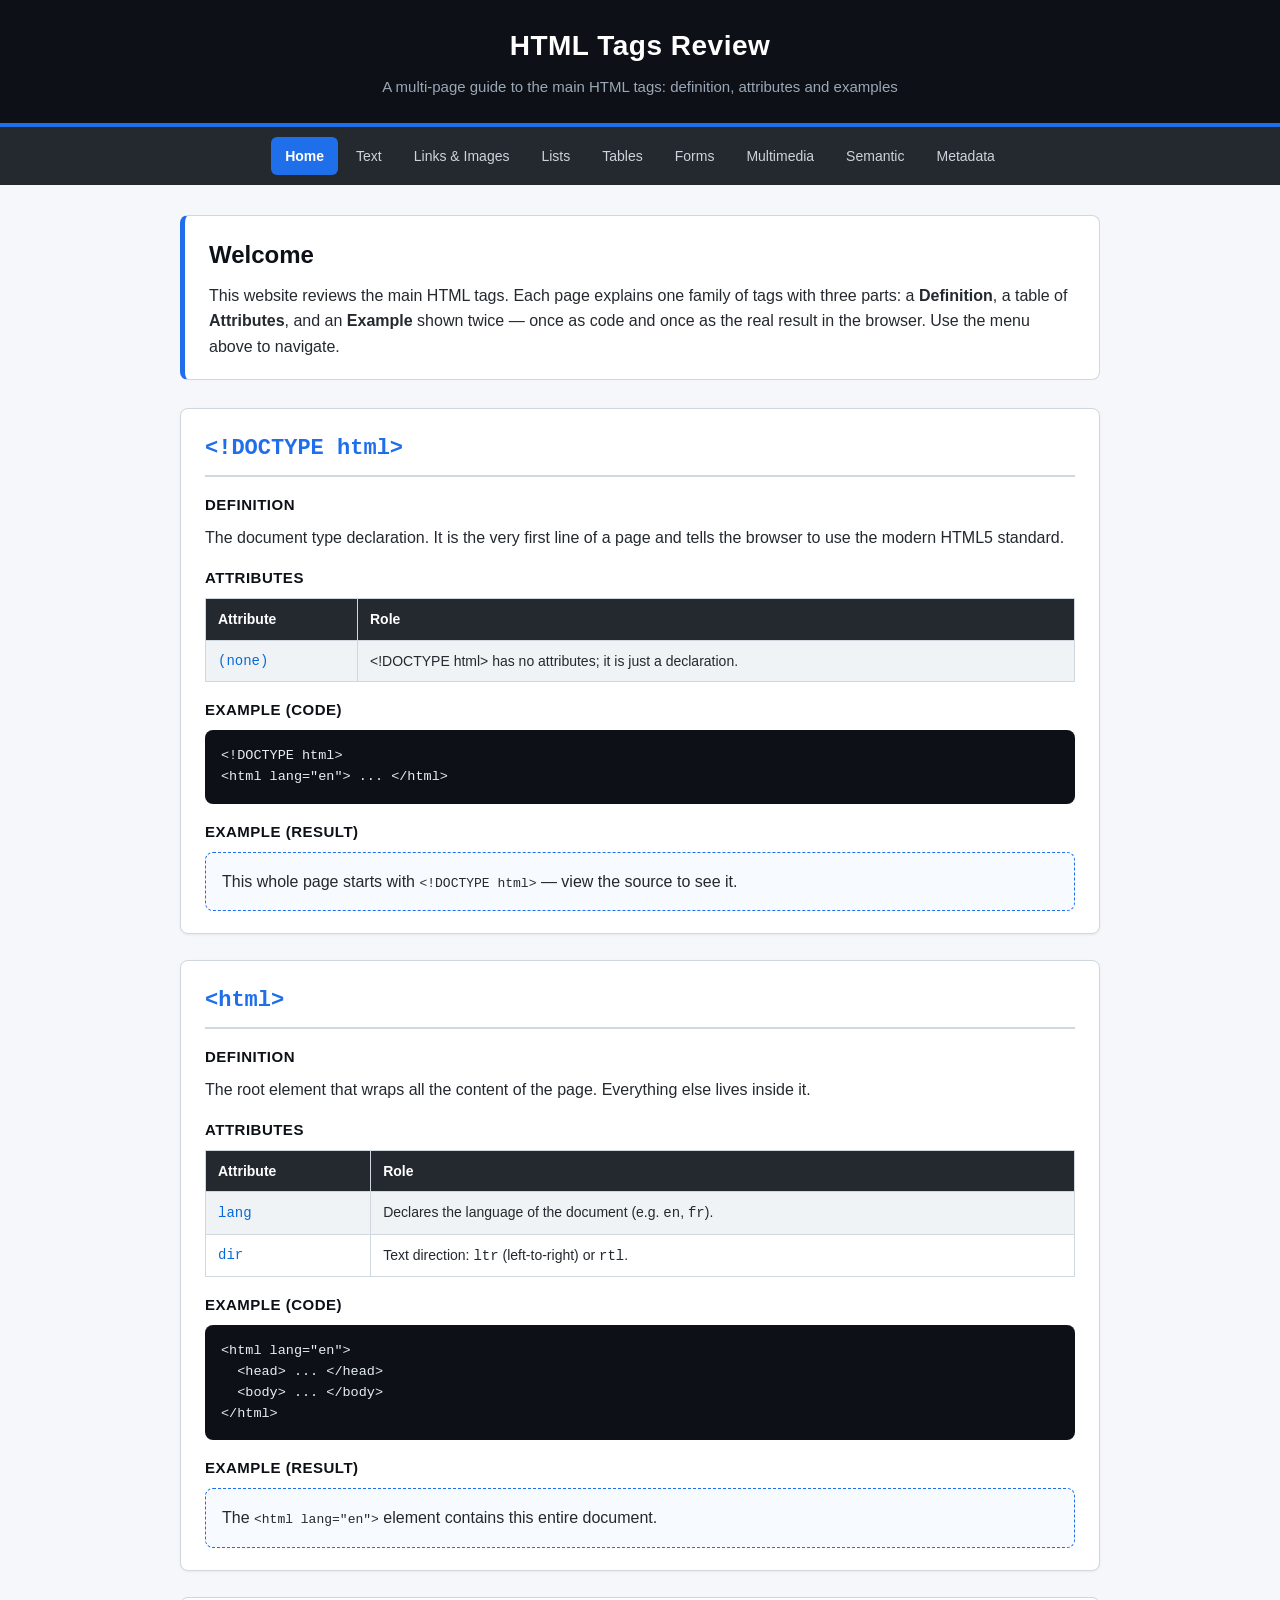
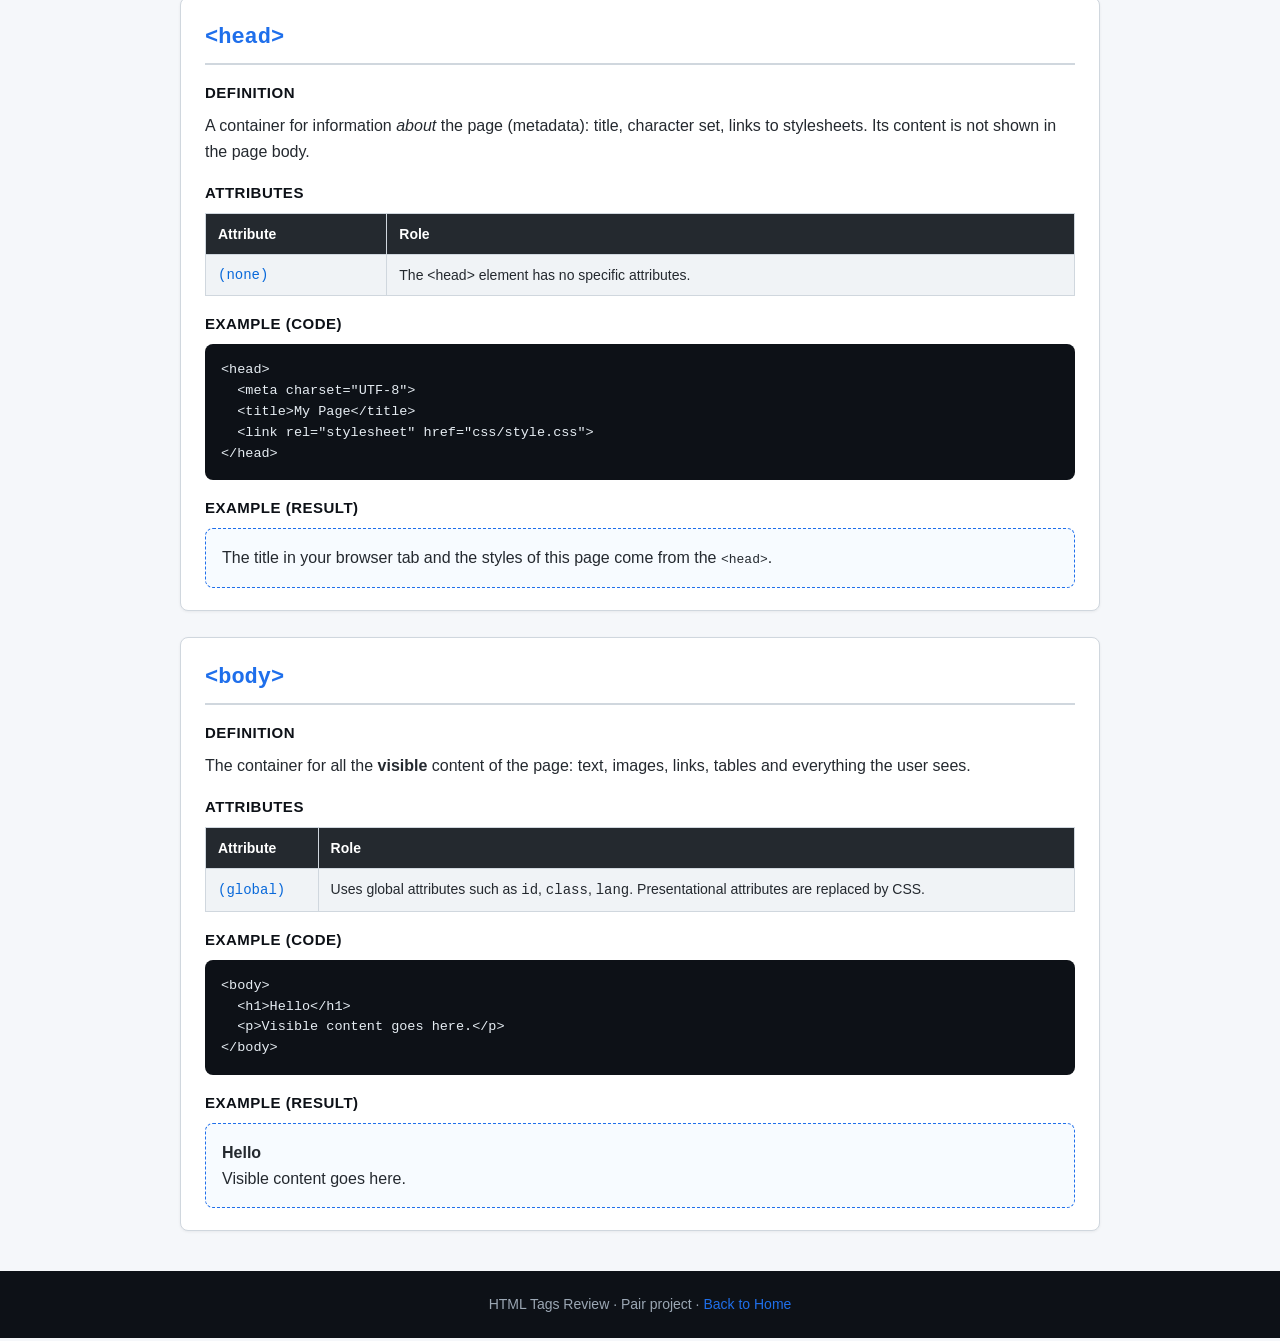
<file: index.html>
<!DOCTYPE html>
<html lang="en">
<head>
  <meta charset="UTF-8">
  <meta name="viewport" content="width=device-width, initial-scale=1.0">
  <title>HTML Review — Home</title>
  <link rel="stylesheet" href="css/style.css">
</head>
<body>

<header>
  <h1>HTML Tags Review</h1>
  <p>A multi-page guide to the main HTML tags: definition, attributes and examples</p>
</header>

<nav>
  <a href="index.html" class="active">Home</a>
  <a href="text.html">Text</a>
  <a href="links.html">Links &amp; Images</a>
  <a href="lists.html">Lists</a>
  <a href="tables.html">Tables</a>
  <a href="forms.html">Forms</a>
  <a href="media.html">Multimedia</a>
  <a href="semantic.html">Semantic</a>
  <a href="metadata.html">Metadata</a>
</nav>

<main>
  <section class="intro">
    <h2>Welcome</h2>
    <p>This website reviews the main HTML tags. Each page explains one family of tags
       with three parts: a <strong>Definition</strong>, a table of <strong>Attributes</strong>,
       and an <strong>Example</strong> shown twice — once as code and once as the real result
       in the browser. Use the menu above to navigate.</p>
  </section>

  <section class="tag">
    <h3>&lt;!DOCTYPE html&gt;</h3>
    <h4>Definition</h4>
    <p>The document type declaration. It is the very first line of a page and tells the
       browser to use the modern HTML5 standard.</p>
    <h4>Attributes</h4>
    <table class="attrs">
      <tr><th>Attribute</th><th>Role</th></tr>
      <tr><td>(none)</td><td>&lt;!DOCTYPE html&gt; has no attributes; it is just a declaration.</td></tr>
    </table>
    <h4>Example (code)</h4>
<pre><code>&lt;!DOCTYPE html&gt;
&lt;html lang="en"&gt; ... &lt;/html&gt;</code></pre>
    <h4>Example (result)</h4>
    <div class="result">This whole page starts with <code>&lt;!DOCTYPE html&gt;</code> — view the source to see it.</div>
  </section>

  <section class="tag">
    <h3>&lt;html&gt;</h3>
    <h4>Definition</h4>
    <p>The root element that wraps all the content of the page. Everything else lives inside it.</p>
    <h4>Attributes</h4>
    <table class="attrs">
      <tr><th>Attribute</th><th>Role</th></tr>
      <tr><td>lang</td><td>Declares the language of the document (e.g. <code>en</code>, <code>fr</code>).</td></tr>
      <tr><td>dir</td><td>Text direction: <code>ltr</code> (left-to-right) or <code>rtl</code>.</td></tr>
    </table>
    <h4>Example (code)</h4>
<pre><code>&lt;html lang="en"&gt;
  &lt;head&gt; ... &lt;/head&gt;
  &lt;body&gt; ... &lt;/body&gt;
&lt;/html&gt;</code></pre>
    <h4>Example (result)</h4>
    <div class="result">The <code>&lt;html lang="en"&gt;</code> element contains this entire document.</div>
  </section>

  <section class="tag">
    <h3>&lt;head&gt;</h3>
    <h4>Definition</h4>
    <p>A container for information <em>about</em> the page (metadata): title, character set,
       links to stylesheets. Its content is not shown in the page body.</p>
    <h4>Attributes</h4>
    <table class="attrs">
      <tr><th>Attribute</th><th>Role</th></tr>
      <tr><td>(none)</td><td>The &lt;head&gt; element has no specific attributes.</td></tr>
    </table>
    <h4>Example (code)</h4>
<pre><code>&lt;head&gt;
  &lt;meta charset="UTF-8"&gt;
  &lt;title&gt;My Page&lt;/title&gt;
  &lt;link rel="stylesheet" href="css/style.css"&gt;
&lt;/head&gt;</code></pre>
    <h4>Example (result)</h4>
    <div class="result">The title in your browser tab and the styles of this page come from the <code>&lt;head&gt;</code>.</div>
  </section>

  <section class="tag">
    <h3>&lt;body&gt;</h3>
    <h4>Definition</h4>
    <p>The container for all the <strong>visible</strong> content of the page: text, images,
       links, tables and everything the user sees.</p>
    <h4>Attributes</h4>
    <table class="attrs">
      <tr><th>Attribute</th><th>Role</th></tr>
      <tr><td>(global)</td><td>Uses global attributes such as <code>id</code>, <code>class</code>, <code>lang</code>. Presentational attributes are replaced by CSS.</td></tr>
    </table>
    <h4>Example (code)</h4>
<pre><code>&lt;body&gt;
  &lt;h1&gt;Hello&lt;/h1&gt;
  &lt;p&gt;Visible content goes here.&lt;/p&gt;
&lt;/body&gt;</code></pre>
    <h4>Example (result)</h4>
    <div class="result">
      <strong>Hello</strong><br>
      Visible content goes here.
    </div>
  </section>
</main>

<footer>
  <p>HTML Tags Review &middot; Pair project &middot; <a href="index.html">Back to Home</a></p>
</footer>

</body>
</html>
</file>
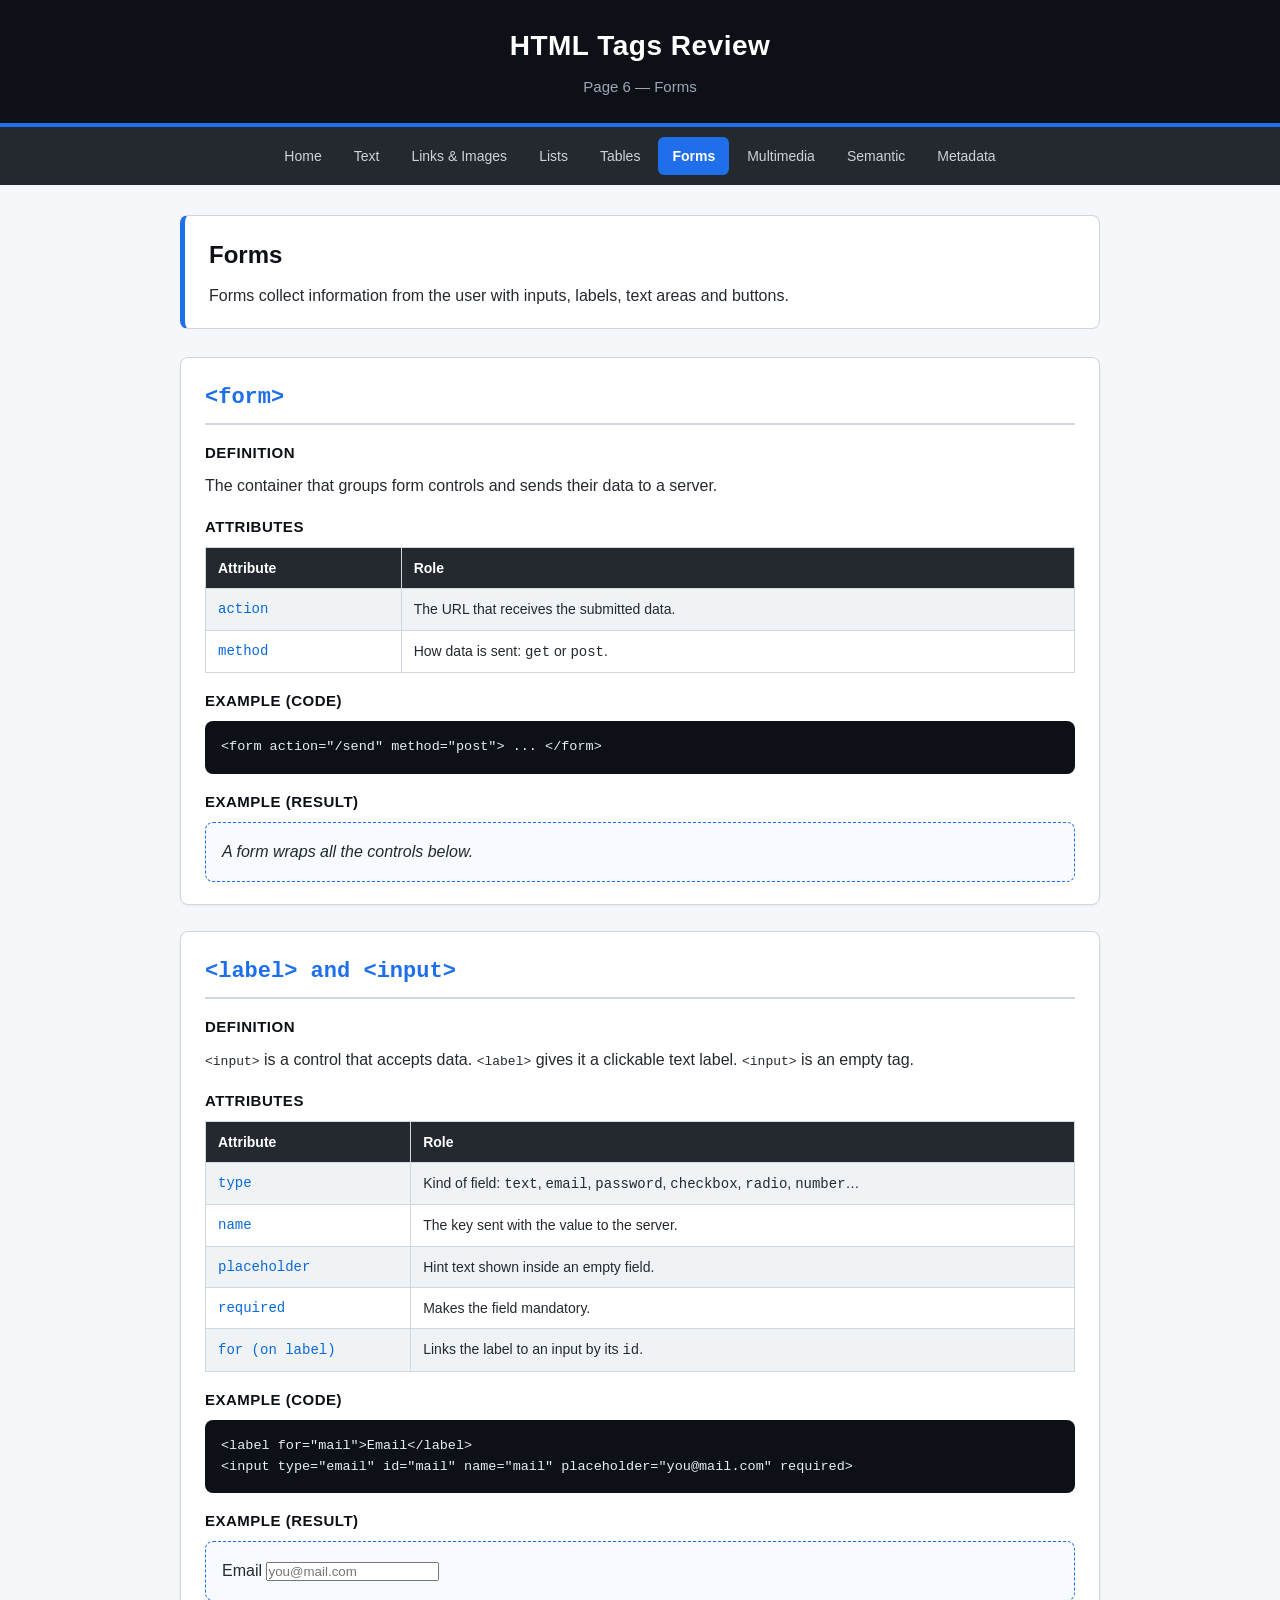
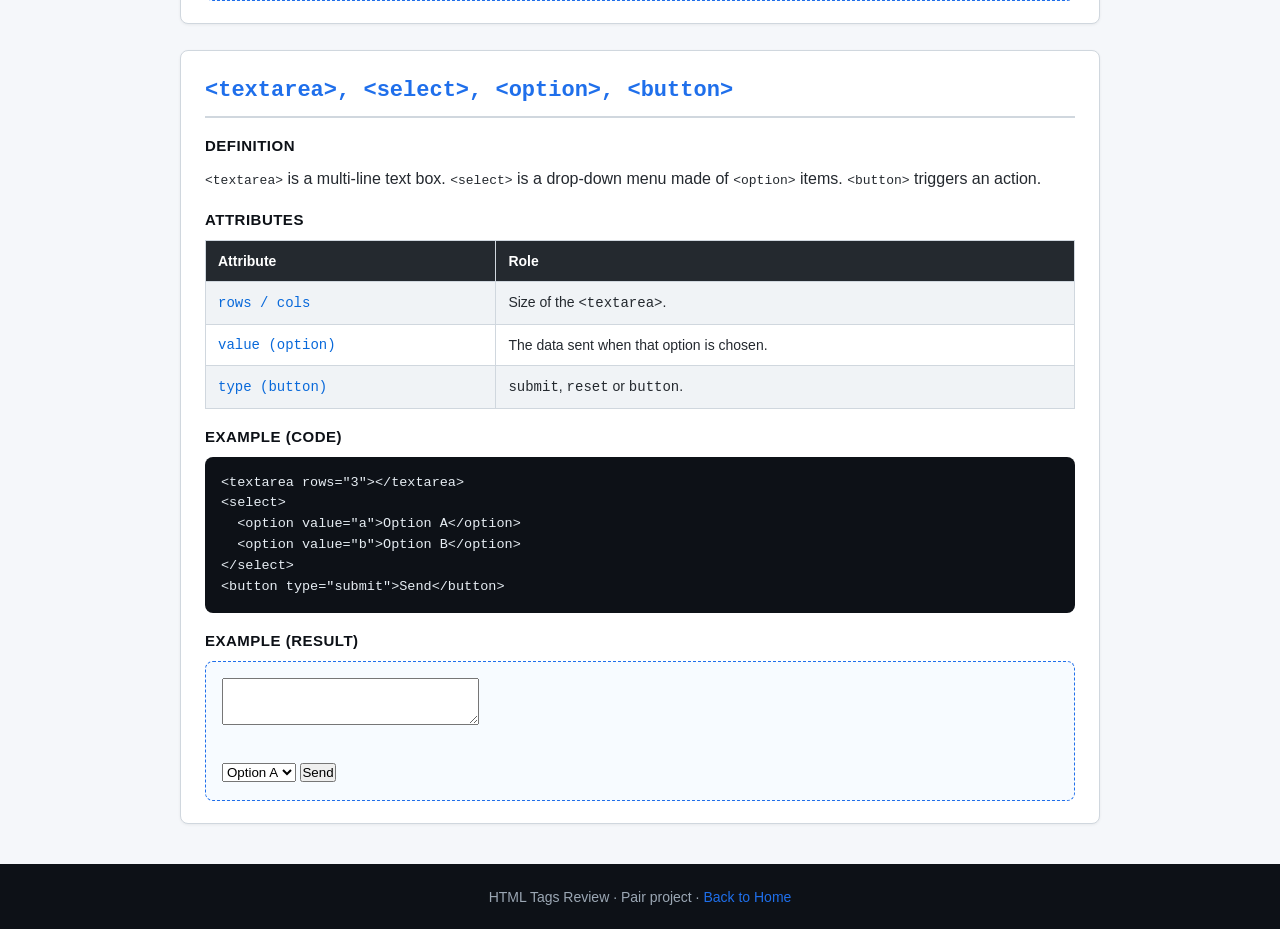
<file: forms.html>
<!DOCTYPE html>
<html lang="en">
<head>
  <meta charset="UTF-8">
  <meta name="viewport" content="width=device-width, initial-scale=1.0">
  <title>HTML Review — Forms</title>
  <link rel="stylesheet" href="css/style.css">
</head>
<body>

<header>
  <h1>HTML Tags Review</h1>
  <p>Page 6 — Forms</p>
</header>

<nav>
  <a href="index.html">Home</a>
  <a href="text.html">Text</a>
  <a href="links.html">Links &amp; Images</a>
  <a href="lists.html">Lists</a>
  <a href="tables.html">Tables</a>
  <a href="forms.html" class="active">Forms</a>
  <a href="media.html">Multimedia</a>
  <a href="semantic.html">Semantic</a>
  <a href="metadata.html">Metadata</a>
</nav>

<main>
  <section class="intro">
    <h2>Forms</h2>
    <p>Forms collect information from the user with inputs, labels, text areas and buttons.</p>
  </section>

  <section class="tag">
    <h3>&lt;form&gt;</h3>
    <h4>Definition</h4>
    <p>The container that groups form controls and sends their data to a server.</p>
    <h4>Attributes</h4>
    <table class="attrs">
      <tr><th>Attribute</th><th>Role</th></tr>
      <tr><td>action</td><td>The URL that receives the submitted data.</td></tr>
      <tr><td>method</td><td>How data is sent: <code>get</code> or <code>post</code>.</td></tr>
    </table>
    <h4>Example (code)</h4>
<pre><code>&lt;form action="/send" method="post"&gt; ... &lt;/form&gt;</code></pre>
    <h4>Example (result)</h4>
    <div class="result"><em>A form wraps all the controls below.</em></div>
  </section>

  <section class="tag">
    <h3>&lt;label&gt; and &lt;input&gt;</h3>
    <h4>Definition</h4>
    <p><code>&lt;input&gt;</code> is a control that accepts data. <code>&lt;label&gt;</code> gives it a
       clickable text label. <code>&lt;input&gt;</code> is an empty tag.</p>
    <h4>Attributes</h4>
    <table class="attrs">
      <tr><th>Attribute</th><th>Role</th></tr>
      <tr><td>type</td><td>Kind of field: <code>text</code>, <code>email</code>, <code>password</code>, <code>checkbox</code>, <code>radio</code>, <code>number</code>…</td></tr>
      <tr><td>name</td><td>The key sent with the value to the server.</td></tr>
      <tr><td>placeholder</td><td>Hint text shown inside an empty field.</td></tr>
      <tr><td>required</td><td>Makes the field mandatory.</td></tr>
      <tr><td>for (on label)</td><td>Links the label to an input by its <code>id</code>.</td></tr>
    </table>
    <h4>Example (code)</h4>
<pre><code>&lt;label for="mail"&gt;Email&lt;/label&gt;
&lt;input type="email" id="mail" name="mail" placeholder="you@mail.com" required&gt;</code></pre>
    <h4>Example (result)</h4>
    <div class="result">
      <form>
        <label for="mail">Email</label>
        <input type="email" id="mail" name="mail" placeholder="you@mail.com" required>
      </form>
    </div>
  </section>

  <section class="tag">
    <h3>&lt;textarea&gt;, &lt;select&gt;, &lt;option&gt;, &lt;button&gt;</h3>
    <h4>Definition</h4>
    <p><code>&lt;textarea&gt;</code> is a multi-line text box. <code>&lt;select&gt;</code> is a drop-down
       menu made of <code>&lt;option&gt;</code> items. <code>&lt;button&gt;</code> triggers an action.</p>
    <h4>Attributes</h4>
    <table class="attrs">
      <tr><th>Attribute</th><th>Role</th></tr>
      <tr><td>rows / cols</td><td>Size of the <code>&lt;textarea&gt;</code>.</td></tr>
      <tr><td>value (option)</td><td>The data sent when that option is chosen.</td></tr>
      <tr><td>type (button)</td><td><code>submit</code>, <code>reset</code> or <code>button</code>.</td></tr>
    </table>
    <h4>Example (code)</h4>
<pre><code>&lt;textarea rows="3"&gt;&lt;/textarea&gt;
&lt;select&gt;
  &lt;option value="a"&gt;Option A&lt;/option&gt;
  &lt;option value="b"&gt;Option B&lt;/option&gt;
&lt;/select&gt;
&lt;button type="submit"&gt;Send&lt;/button&gt;</code></pre>
    <h4>Example (result)</h4>
    <div class="result">
      <form>
        <textarea rows="3" cols="30"></textarea><br><br>
        <select>
          <option value="a">Option A</option>
          <option value="b">Option B</option>
        </select>
        <button type="submit">Send</button>
      </form>
    </div>
  </section>
</main>

<footer>
  <p>HTML Tags Review &middot; Pair project &middot; <a href="index.html">Back to Home</a></p>
</footer>

</body>
</html>
</file>
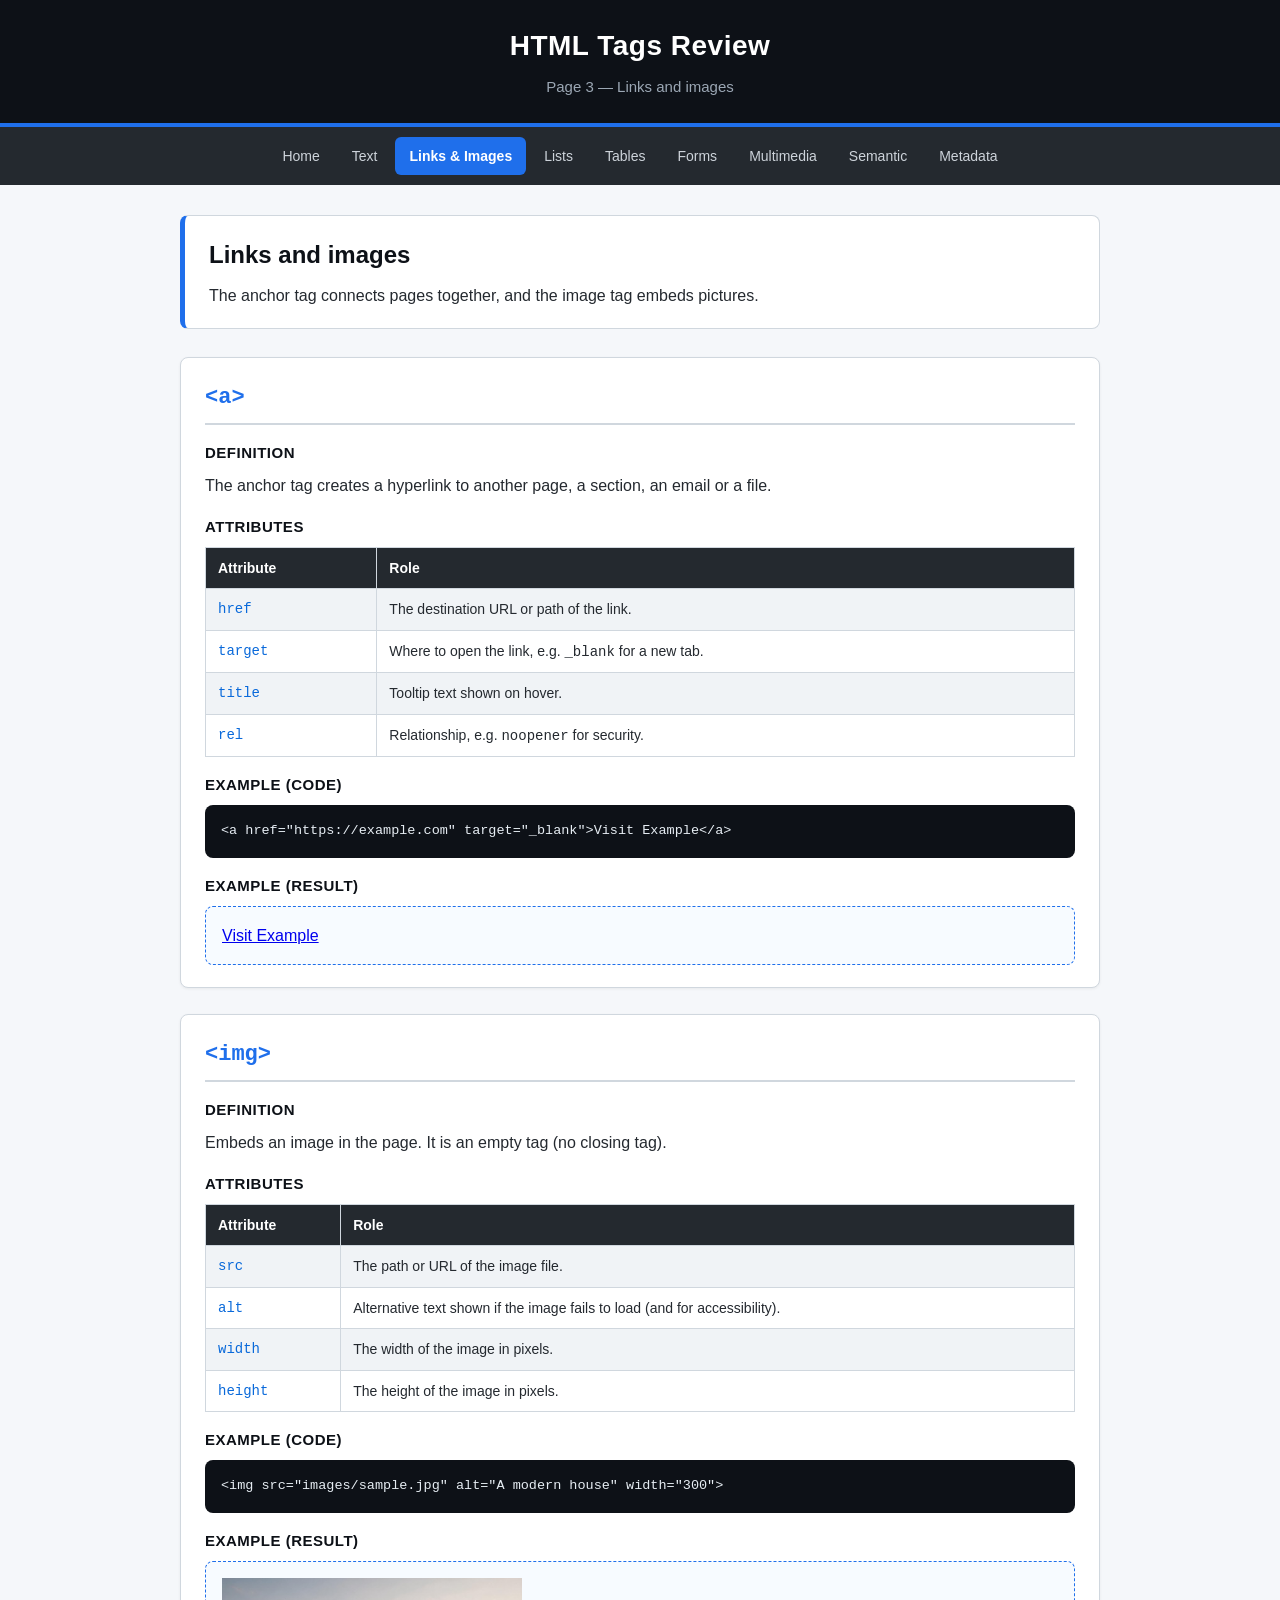
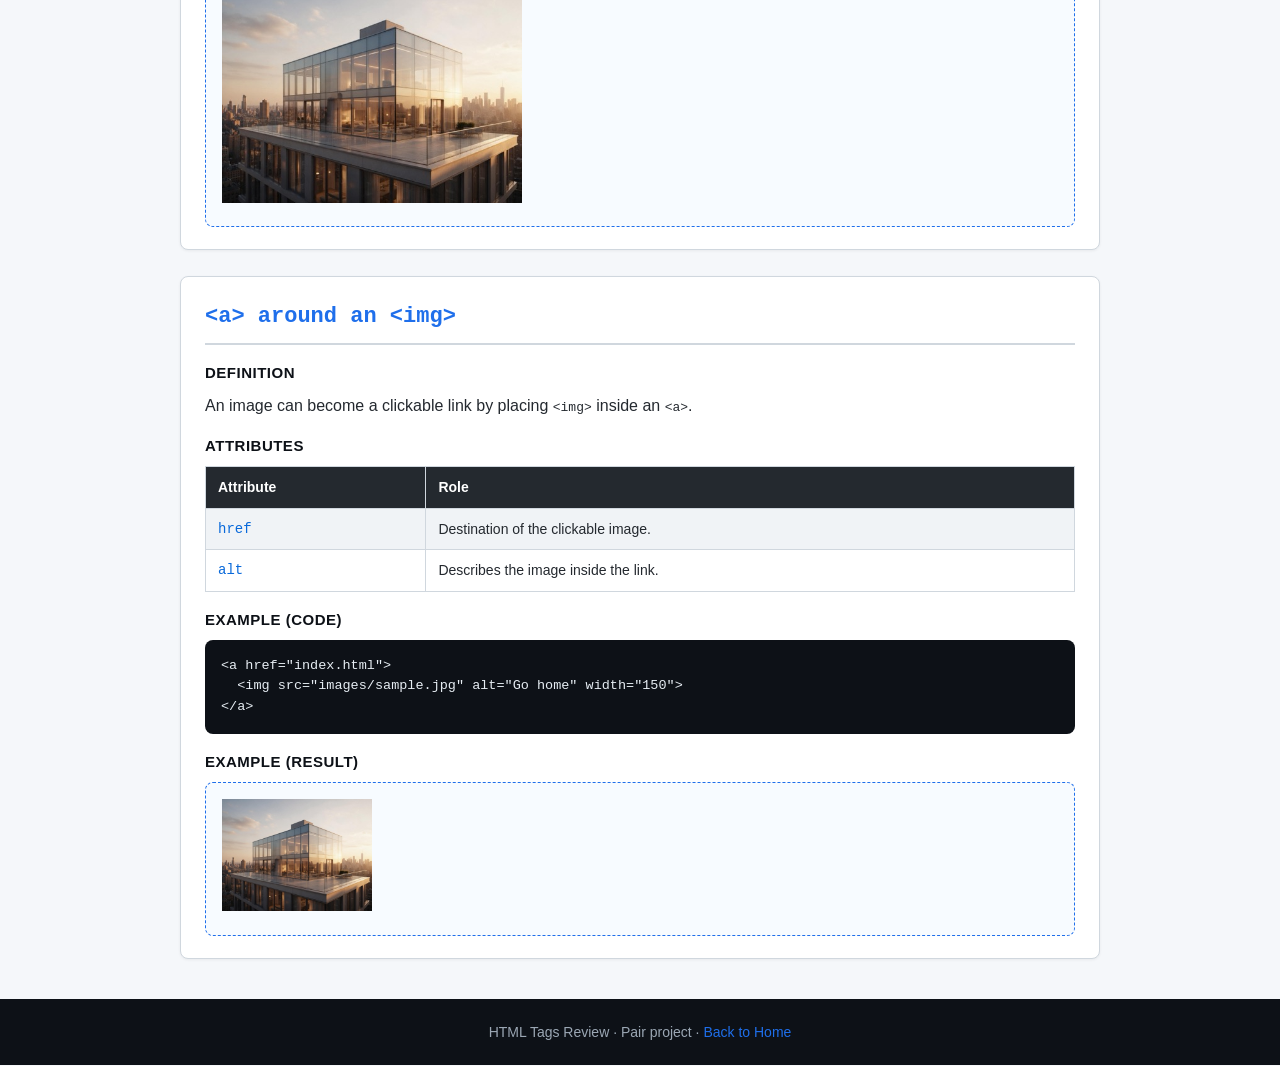
<file: links.html>
<!DOCTYPE html>
<html lang="en">
<head>
  <meta charset="UTF-8">
  <meta name="viewport" content="width=device-width, initial-scale=1.0">
  <title>HTML Review — Links &amp; Images</title>
  <link rel="stylesheet" href="css/style.css">
</head>
<body>

<header>
  <h1>HTML Tags Review</h1>
  <p>Page 3 — Links and images</p>
</header>

<nav>
  <a href="index.html">Home</a>
  <a href="text.html">Text</a>
  <a href="links.html" class="active">Links &amp; Images</a>
  <a href="lists.html">Lists</a>
  <a href="tables.html">Tables</a>
  <a href="forms.html">Forms</a>
  <a href="media.html">Multimedia</a>
  <a href="semantic.html">Semantic</a>
  <a href="metadata.html">Metadata</a>
</nav>

<main>
  <section class="intro">
    <h2>Links and images</h2>
    <p>The anchor tag connects pages together, and the image tag embeds pictures.</p>
  </section>

  <section class="tag">
    <h3>&lt;a&gt;</h3>
    <h4>Definition</h4>
    <p>The anchor tag creates a hyperlink to another page, a section, an email or a file.</p>
    <h4>Attributes</h4>
    <table class="attrs">
      <tr><th>Attribute</th><th>Role</th></tr>
      <tr><td>href</td><td>The destination URL or path of the link.</td></tr>
      <tr><td>target</td><td>Where to open the link, e.g. <code>_blank</code> for a new tab.</td></tr>
      <tr><td>title</td><td>Tooltip text shown on hover.</td></tr>
      <tr><td>rel</td><td>Relationship, e.g. <code>noopener</code> for security.</td></tr>
    </table>
    <h4>Example (code)</h4>
<pre><code>&lt;a href="https://example.com" target="_blank"&gt;Visit Example&lt;/a&gt;</code></pre>
    <h4>Example (result)</h4>
    <div class="result"><a href="https://example.com" target="_blank" rel="noopener">Visit Example</a></div>
  </section>

  <section class="tag">
    <h3>&lt;img&gt;</h3>
    <h4>Definition</h4>
    <p>Embeds an image in the page. It is an empty tag (no closing tag).</p>
    <h4>Attributes</h4>
    <table class="attrs">
      <tr><th>Attribute</th><th>Role</th></tr>
      <tr><td>src</td><td>The path or URL of the image file.</td></tr>
      <tr><td>alt</td><td>Alternative text shown if the image fails to load (and for accessibility).</td></tr>
      <tr><td>width</td><td>The width of the image in pixels.</td></tr>
      <tr><td>height</td><td>The height of the image in pixels.</td></tr>
    </table>
    <h4>Example (code)</h4>
<pre><code>&lt;img src="images/sample.jpg" alt="A modern house" width="300"&gt;</code></pre>
    <h4>Example (result)</h4>
    <div class="result"><img src="images/sample.jpg" alt="A modern house" width="300"></div>
  </section>

  <section class="tag">
    <h3>&lt;a&gt; around an &lt;img&gt;</h3>
    <h4>Definition</h4>
    <p>An image can become a clickable link by placing <code>&lt;img&gt;</code> inside an <code>&lt;a&gt;</code>.</p>
    <h4>Attributes</h4>
    <table class="attrs">
      <tr><th>Attribute</th><th>Role</th></tr>
      <tr><td>href</td><td>Destination of the clickable image.</td></tr>
      <tr><td>alt</td><td>Describes the image inside the link.</td></tr>
    </table>
    <h4>Example (code)</h4>
<pre><code>&lt;a href="index.html"&gt;
  &lt;img src="images/sample.jpg" alt="Go home" width="150"&gt;
&lt;/a&gt;</code></pre>
    <h4>Example (result)</h4>
    <div class="result"><a href="index.html"><img src="images/sample.jpg" alt="Go home" width="150"></a></div>
  </section>
</main>

<footer>
  <p>HTML Tags Review &middot; Pair project &middot; <a href="index.html">Back to Home</a></p>
</footer>

</body>
</html>
</file>
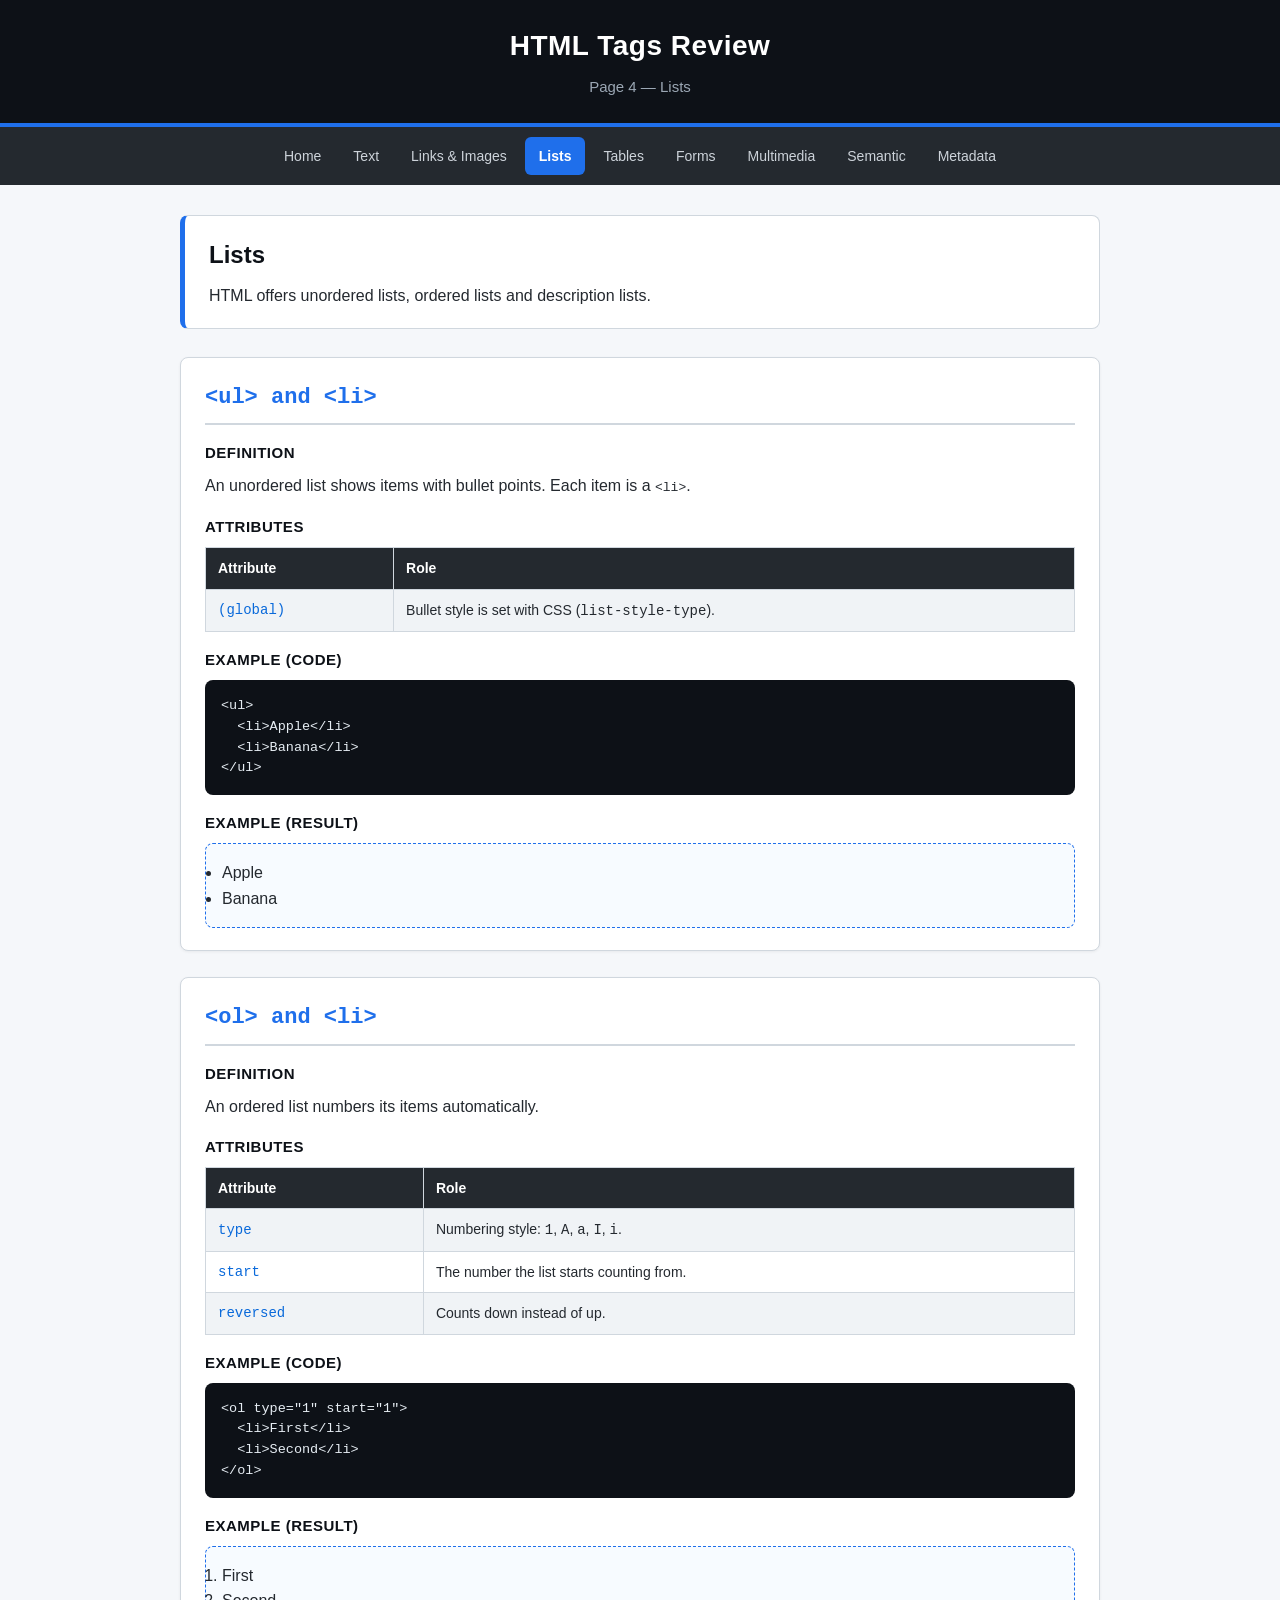
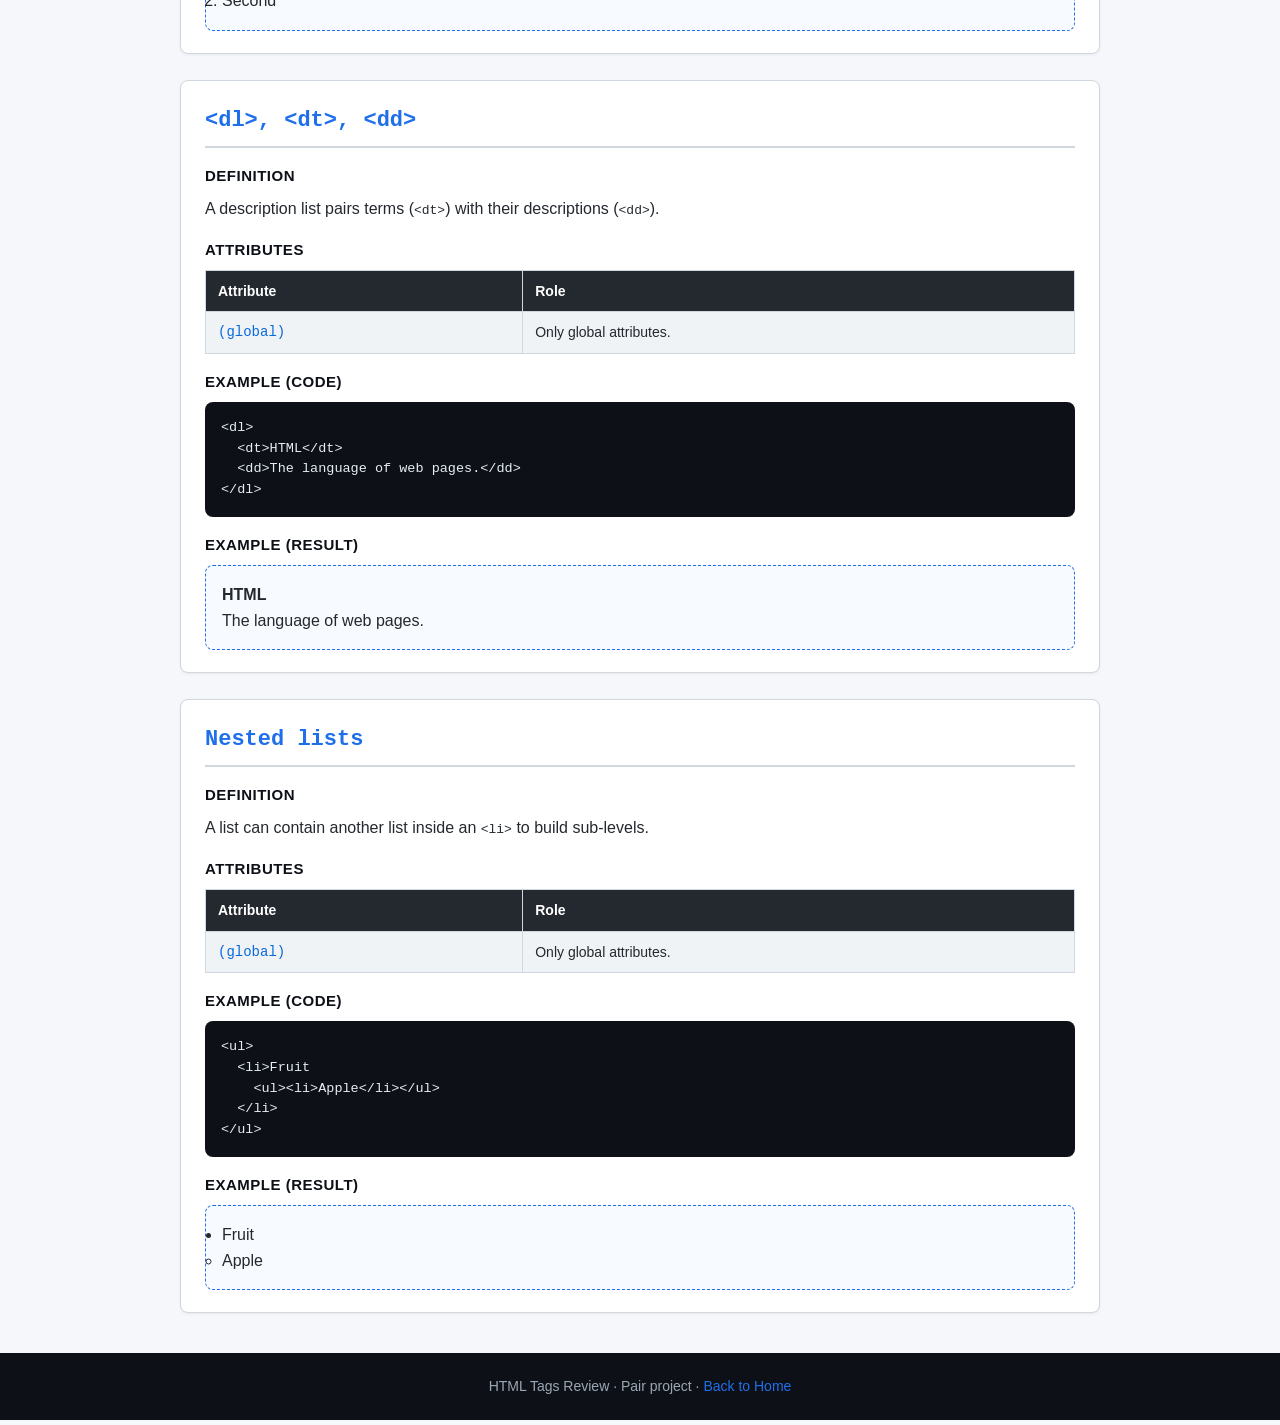
<file: lists.html>
<!DOCTYPE html>
<html lang="en">
<head>
  <meta charset="UTF-8">
  <meta name="viewport" content="width=device-width, initial-scale=1.0">
  <title>HTML Review — Lists</title>
  <link rel="stylesheet" href="css/style.css">
</head>
<body>

<header>
  <h1>HTML Tags Review</h1>
  <p>Page 4 — Lists</p>
</header>

<nav>
  <a href="index.html">Home</a>
  <a href="text.html">Text</a>
  <a href="links.html">Links &amp; Images</a>
  <a href="lists.html" class="active">Lists</a>
  <a href="tables.html">Tables</a>
  <a href="forms.html">Forms</a>
  <a href="media.html">Multimedia</a>
  <a href="semantic.html">Semantic</a>
  <a href="metadata.html">Metadata</a>
</nav>

<main>
  <section class="intro">
    <h2>Lists</h2>
    <p>HTML offers unordered lists, ordered lists and description lists.</p>
  </section>

  <section class="tag">
    <h3>&lt;ul&gt; and &lt;li&gt;</h3>
    <h4>Definition</h4>
    <p>An unordered list shows items with bullet points. Each item is a <code>&lt;li&gt;</code>.</p>
    <h4>Attributes</h4>
    <table class="attrs">
      <tr><th>Attribute</th><th>Role</th></tr>
      <tr><td>(global)</td><td>Bullet style is set with CSS (<code>list-style-type</code>).</td></tr>
    </table>
    <h4>Example (code)</h4>
<pre><code>&lt;ul&gt;
  &lt;li&gt;Apple&lt;/li&gt;
  &lt;li&gt;Banana&lt;/li&gt;
&lt;/ul&gt;</code></pre>
    <h4>Example (result)</h4>
    <div class="result"><ul><li>Apple</li><li>Banana</li></ul></div>
  </section>

  <section class="tag">
    <h3>&lt;ol&gt; and &lt;li&gt;</h3>
    <h4>Definition</h4>
    <p>An ordered list numbers its items automatically.</p>
    <h4>Attributes</h4>
    <table class="attrs">
      <tr><th>Attribute</th><th>Role</th></tr>
      <tr><td>type</td><td>Numbering style: <code>1</code>, <code>A</code>, <code>a</code>, <code>I</code>, <code>i</code>.</td></tr>
      <tr><td>start</td><td>The number the list starts counting from.</td></tr>
      <tr><td>reversed</td><td>Counts down instead of up.</td></tr>
    </table>
    <h4>Example (code)</h4>
<pre><code>&lt;ol type="1" start="1"&gt;
  &lt;li&gt;First&lt;/li&gt;
  &lt;li&gt;Second&lt;/li&gt;
&lt;/ol&gt;</code></pre>
    <h4>Example (result)</h4>
    <div class="result"><ol type="1" start="1"><li>First</li><li>Second</li></ol></div>
  </section>

  <section class="tag">
    <h3>&lt;dl&gt;, &lt;dt&gt;, &lt;dd&gt;</h3>
    <h4>Definition</h4>
    <p>A description list pairs terms (<code>&lt;dt&gt;</code>) with their descriptions (<code>&lt;dd&gt;</code>).</p>
    <h4>Attributes</h4>
    <table class="attrs">
      <tr><th>Attribute</th><th>Role</th></tr>
      <tr><td>(global)</td><td>Only global attributes.</td></tr>
    </table>
    <h4>Example (code)</h4>
<pre><code>&lt;dl&gt;
  &lt;dt&gt;HTML&lt;/dt&gt;
  &lt;dd&gt;The language of web pages.&lt;/dd&gt;
&lt;/dl&gt;</code></pre>
    <h4>Example (result)</h4>
    <div class="result"><dl><dt><strong>HTML</strong></dt><dd>The language of web pages.</dd></dl></div>
  </section>

  <section class="tag">
    <h3>Nested lists</h3>
    <h4>Definition</h4>
    <p>A list can contain another list inside an <code>&lt;li&gt;</code> to build sub-levels.</p>
    <h4>Attributes</h4>
    <table class="attrs">
      <tr><th>Attribute</th><th>Role</th></tr>
      <tr><td>(global)</td><td>Only global attributes.</td></tr>
    </table>
    <h4>Example (code)</h4>
<pre><code>&lt;ul&gt;
  &lt;li&gt;Fruit
    &lt;ul&gt;&lt;li&gt;Apple&lt;/li&gt;&lt;/ul&gt;
  &lt;/li&gt;
&lt;/ul&gt;</code></pre>
    <h4>Example (result)</h4>
    <div class="result"><ul><li>Fruit<ul><li>Apple</li></ul></li></ul></div>
  </section>
</main>

<footer>
  <p>HTML Tags Review &middot; Pair project &middot; <a href="index.html">Back to Home</a></p>
</footer>

</body>
</html>
</file>
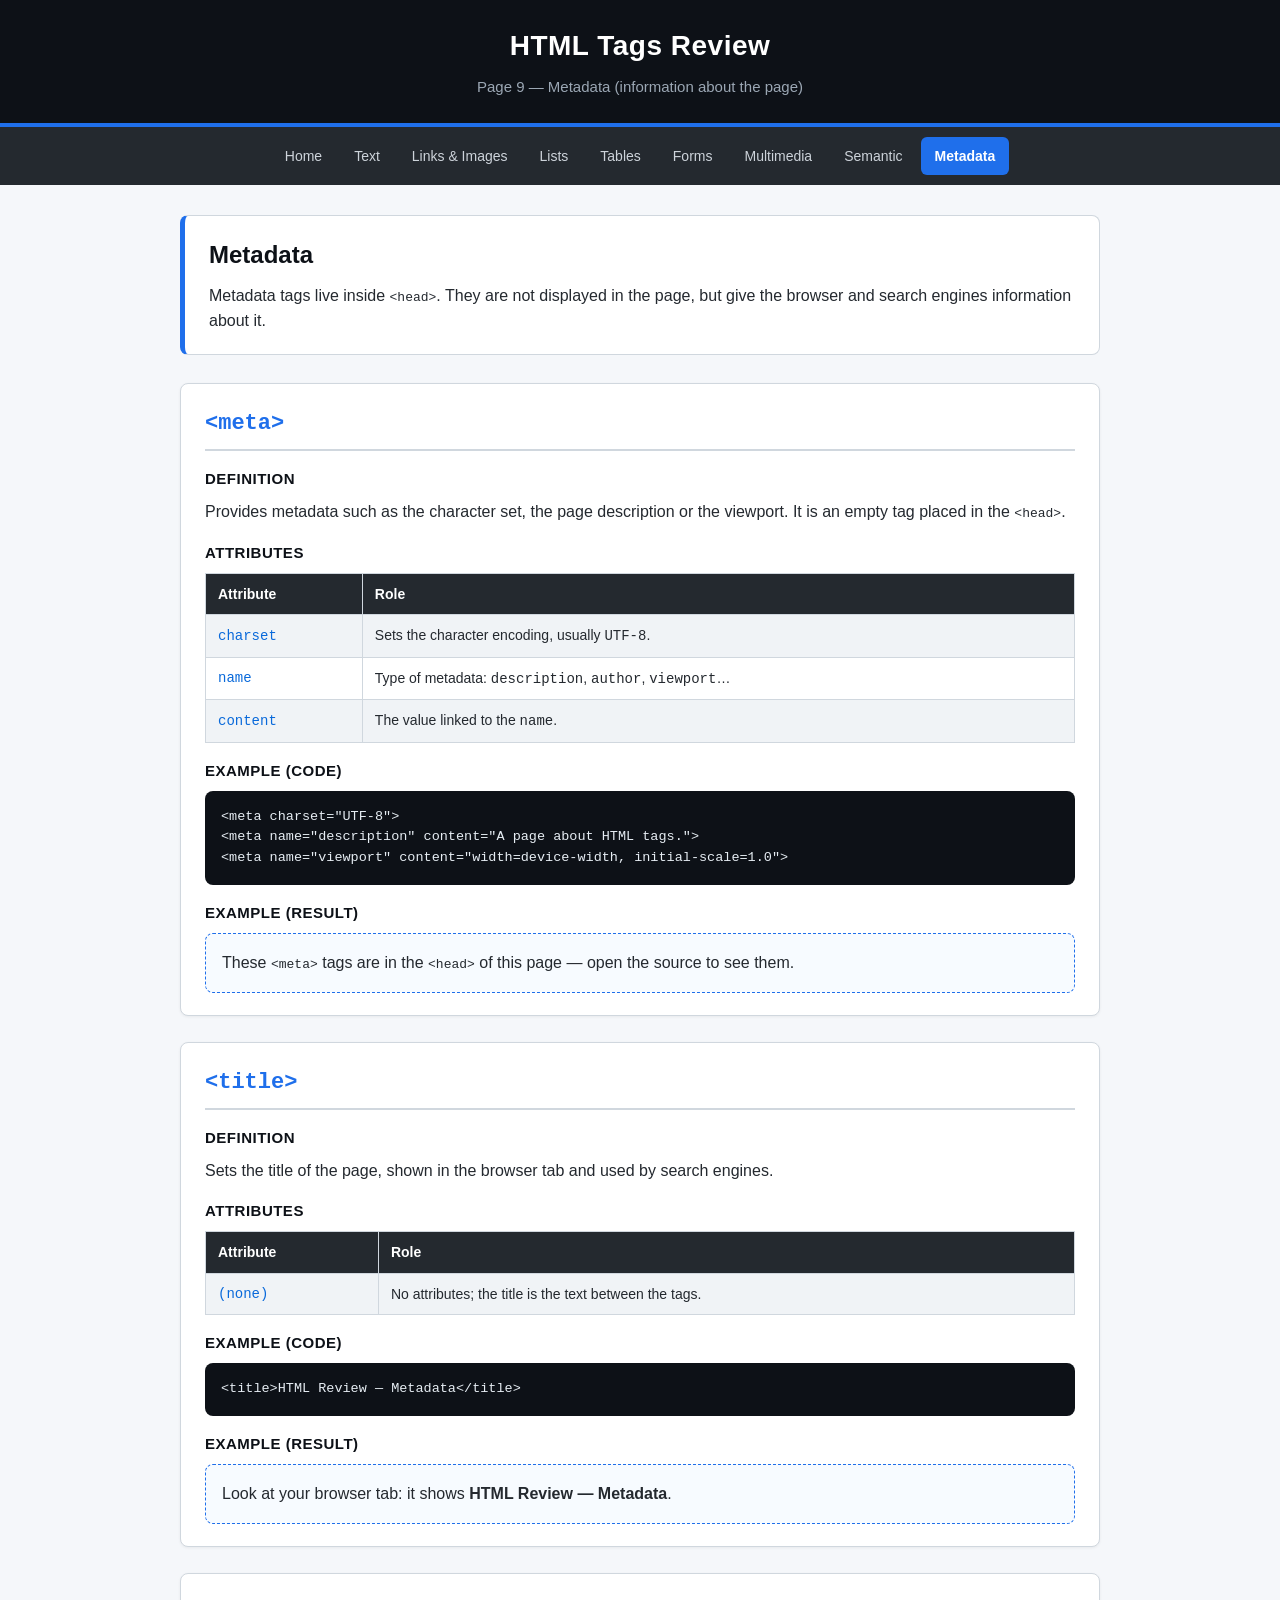
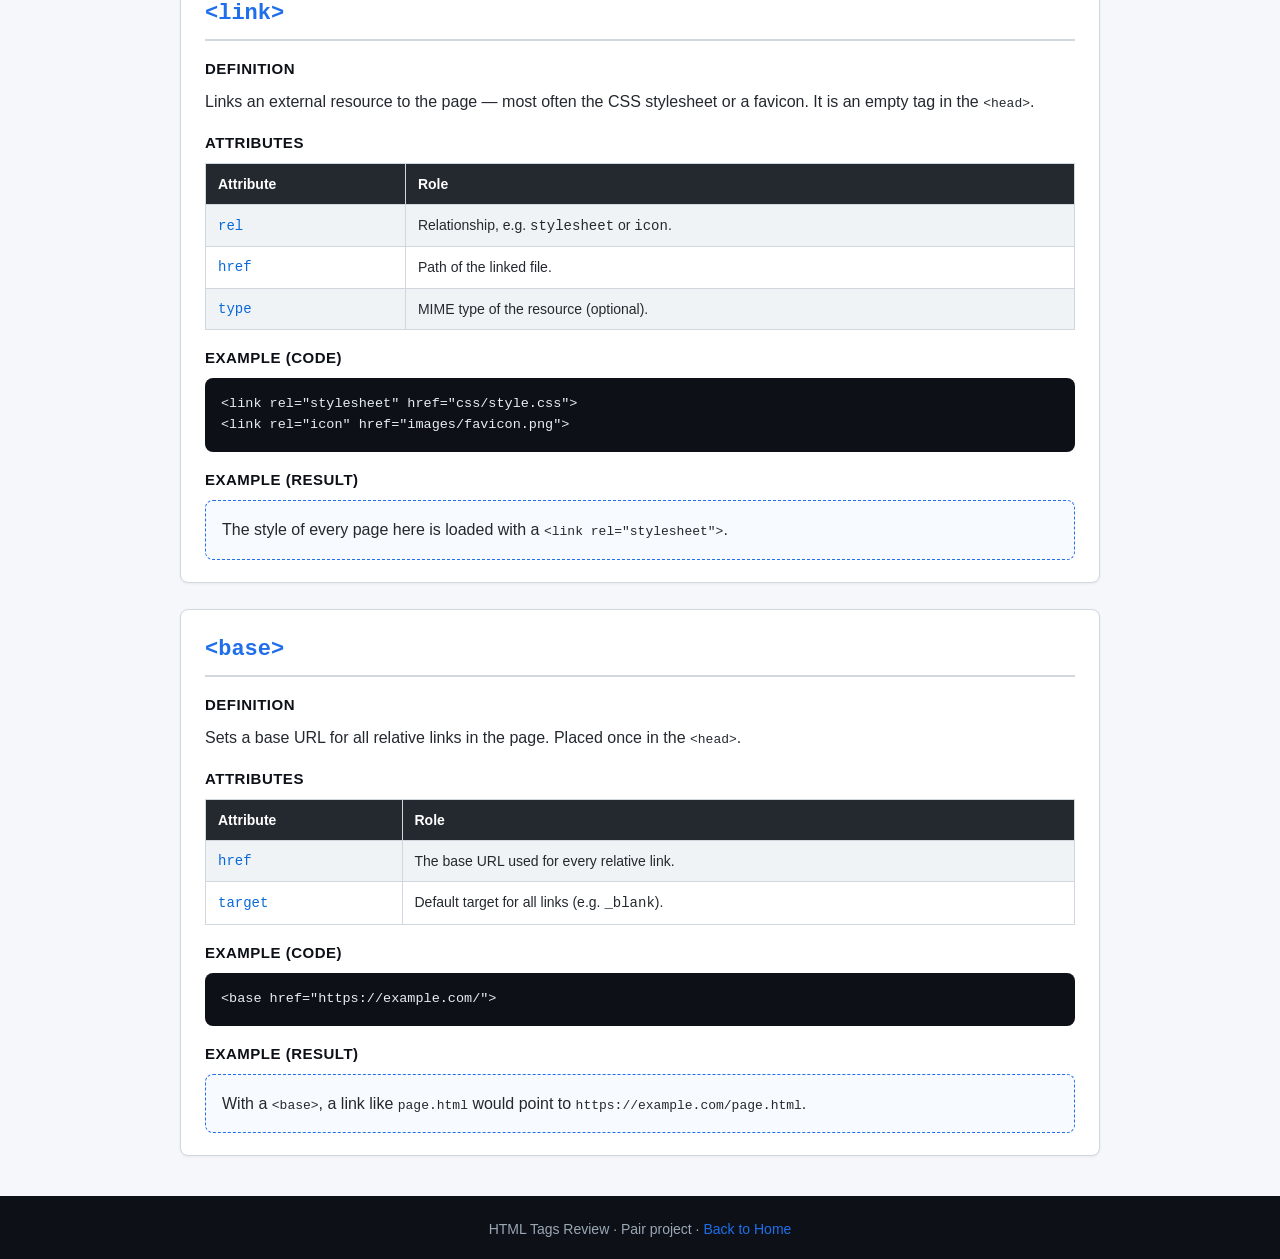
<file: metadata.html>
<!DOCTYPE html>
<html lang="en">
<head>
  <meta charset="UTF-8">
  <meta name="viewport" content="width=device-width, initial-scale=1.0">
  <meta name="description" content="Review of HTML metadata tags: meta, link, title, base.">
  <meta name="author" content="HTML Review pair project">
  <title>HTML Review — Metadata</title>
  <link rel="stylesheet" href="css/style.css">
</head>
<body>

<header>
  <h1>HTML Tags Review</h1>
  <p>Page 9 — Metadata (information about the page)</p>
</header>

<nav>
  <a href="index.html">Home</a>
  <a href="text.html">Text</a>
  <a href="links.html">Links &amp; Images</a>
  <a href="lists.html">Lists</a>
  <a href="tables.html">Tables</a>
  <a href="forms.html">Forms</a>
  <a href="media.html">Multimedia</a>
  <a href="semantic.html">Semantic</a>
  <a href="metadata.html" class="active">Metadata</a>
</nav>

<main>
  <section class="intro">
    <h2>Metadata</h2>
    <p>Metadata tags live inside <code>&lt;head&gt;</code>. They are not displayed in the page, but
       give the browser and search engines information about it.</p>
  </section>

  <section class="tag">
    <h3>&lt;meta&gt;</h3>
    <h4>Definition</h4>
    <p>Provides metadata such as the character set, the page description or the viewport.
       It is an empty tag placed in the <code>&lt;head&gt;</code>.</p>
    <h4>Attributes</h4>
    <table class="attrs">
      <tr><th>Attribute</th><th>Role</th></tr>
      <tr><td>charset</td><td>Sets the character encoding, usually <code>UTF-8</code>.</td></tr>
      <tr><td>name</td><td>Type of metadata: <code>description</code>, <code>author</code>, <code>viewport</code>…</td></tr>
      <tr><td>content</td><td>The value linked to the <code>name</code>.</td></tr>
    </table>
    <h4>Example (code)</h4>
<pre><code>&lt;meta charset="UTF-8"&gt;
&lt;meta name="description" content="A page about HTML tags."&gt;
&lt;meta name="viewport" content="width=device-width, initial-scale=1.0"&gt;</code></pre>
    <h4>Example (result)</h4>
    <div class="result">These <code>&lt;meta&gt;</code> tags are in the <code>&lt;head&gt;</code> of this page — open the source to see them.</div>
  </section>

  <section class="tag">
    <h3>&lt;title&gt;</h3>
    <h4>Definition</h4>
    <p>Sets the title of the page, shown in the browser tab and used by search engines.</p>
    <h4>Attributes</h4>
    <table class="attrs">
      <tr><th>Attribute</th><th>Role</th></tr>
      <tr><td>(none)</td><td>No attributes; the title is the text between the tags.</td></tr>
    </table>
    <h4>Example (code)</h4>
<pre><code>&lt;title&gt;HTML Review — Metadata&lt;/title&gt;</code></pre>
    <h4>Example (result)</h4>
    <div class="result">Look at your browser tab: it shows <strong>HTML Review — Metadata</strong>.</div>
  </section>

  <section class="tag">
    <h3>&lt;link&gt;</h3>
    <h4>Definition</h4>
    <p>Links an external resource to the page — most often the CSS stylesheet or a favicon.
       It is an empty tag in the <code>&lt;head&gt;</code>.</p>
    <h4>Attributes</h4>
    <table class="attrs">
      <tr><th>Attribute</th><th>Role</th></tr>
      <tr><td>rel</td><td>Relationship, e.g. <code>stylesheet</code> or <code>icon</code>.</td></tr>
      <tr><td>href</td><td>Path of the linked file.</td></tr>
      <tr><td>type</td><td>MIME type of the resource (optional).</td></tr>
    </table>
    <h4>Example (code)</h4>
<pre><code>&lt;link rel="stylesheet" href="css/style.css"&gt;
&lt;link rel="icon" href="images/favicon.png"&gt;</code></pre>
    <h4>Example (result)</h4>
    <div class="result">The style of every page here is loaded with a <code>&lt;link rel="stylesheet"&gt;</code>.</div>
  </section>

  <section class="tag">
    <h3>&lt;base&gt;</h3>
    <h4>Definition</h4>
    <p>Sets a base URL for all relative links in the page. Placed once in the <code>&lt;head&gt;</code>.</p>
    <h4>Attributes</h4>
    <table class="attrs">
      <tr><th>Attribute</th><th>Role</th></tr>
      <tr><td>href</td><td>The base URL used for every relative link.</td></tr>
      <tr><td>target</td><td>Default target for all links (e.g. <code>_blank</code>).</td></tr>
    </table>
    <h4>Example (code)</h4>
<pre><code>&lt;base href="https://example.com/"&gt;</code></pre>
    <h4>Example (result)</h4>
    <div class="result">With a <code>&lt;base&gt;</code>, a link like <code>page.html</code> would point to <code>https://example.com/page.html</code>.</div>
  </section>
</main>

<footer>
  <p>HTML Tags Review &middot; Pair project &middot; <a href="index.html">Back to Home</a></p>
</footer>

</body>
</html>
</file>
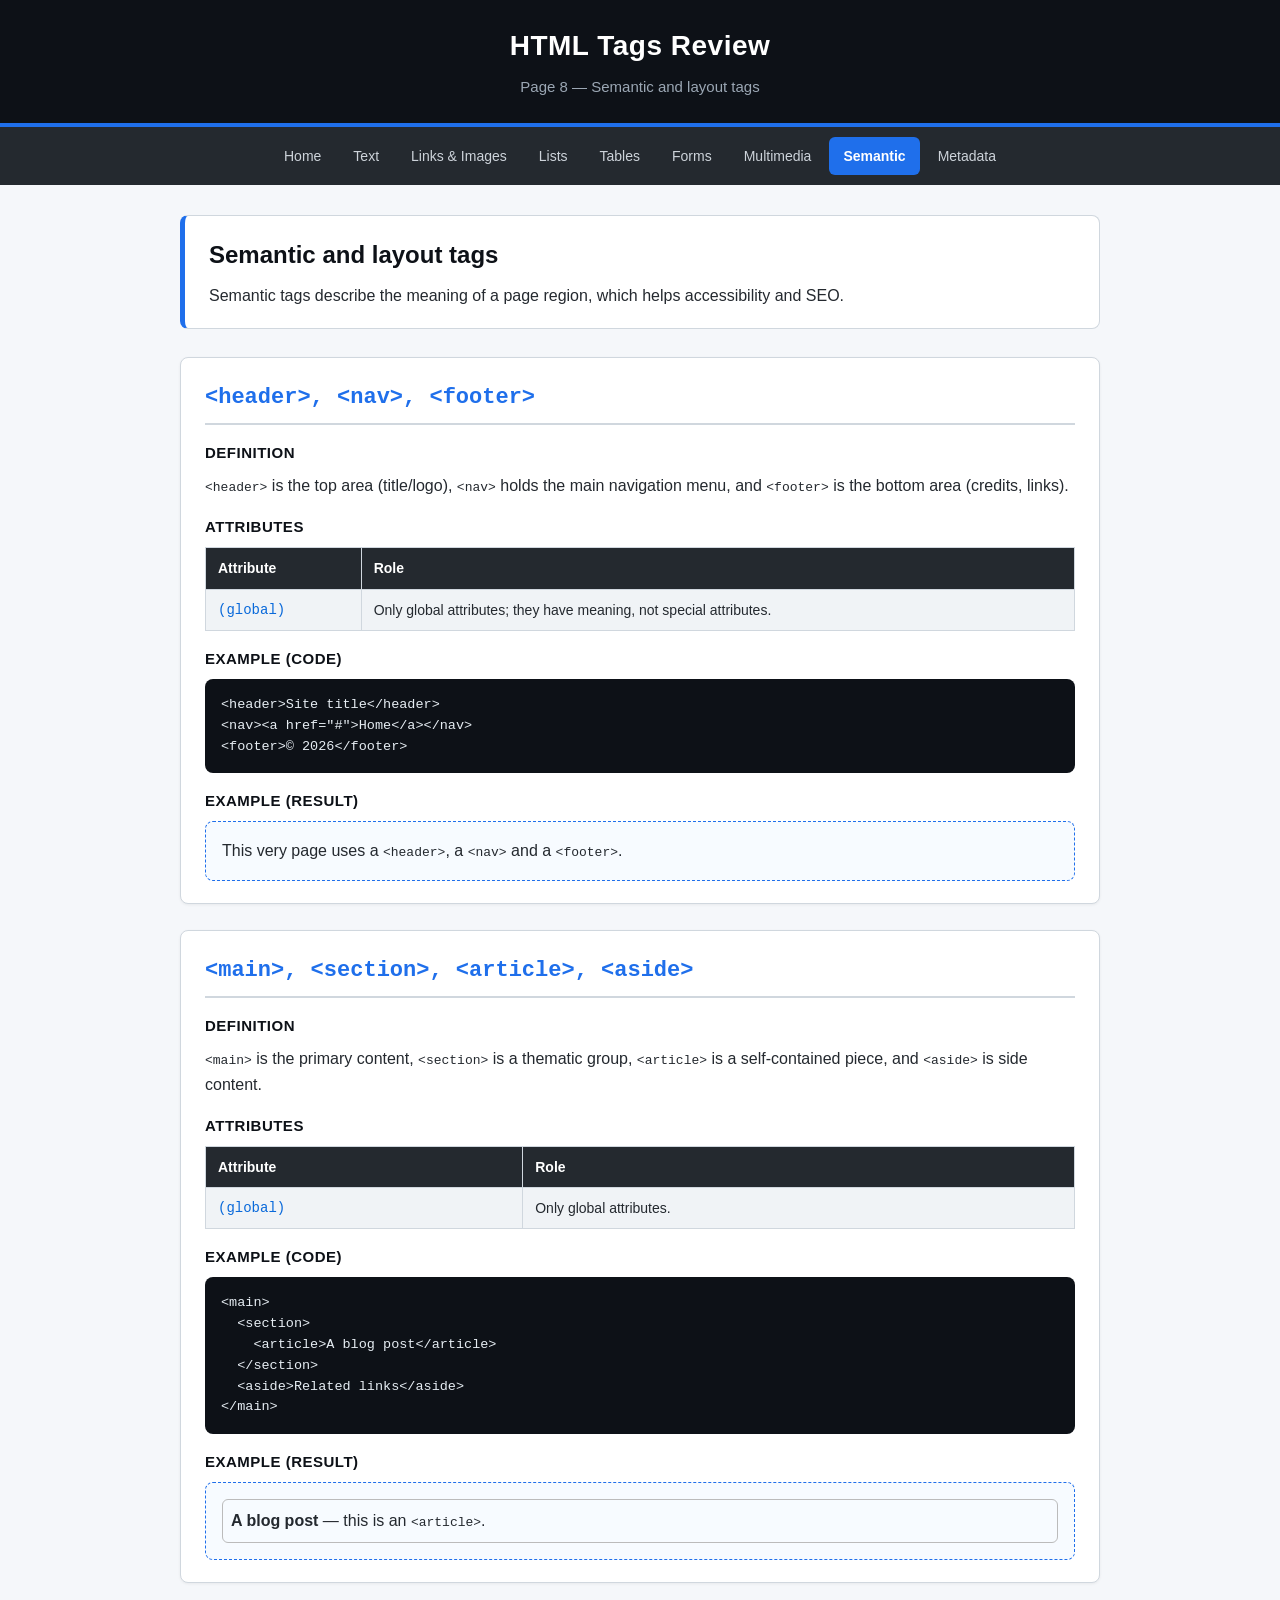
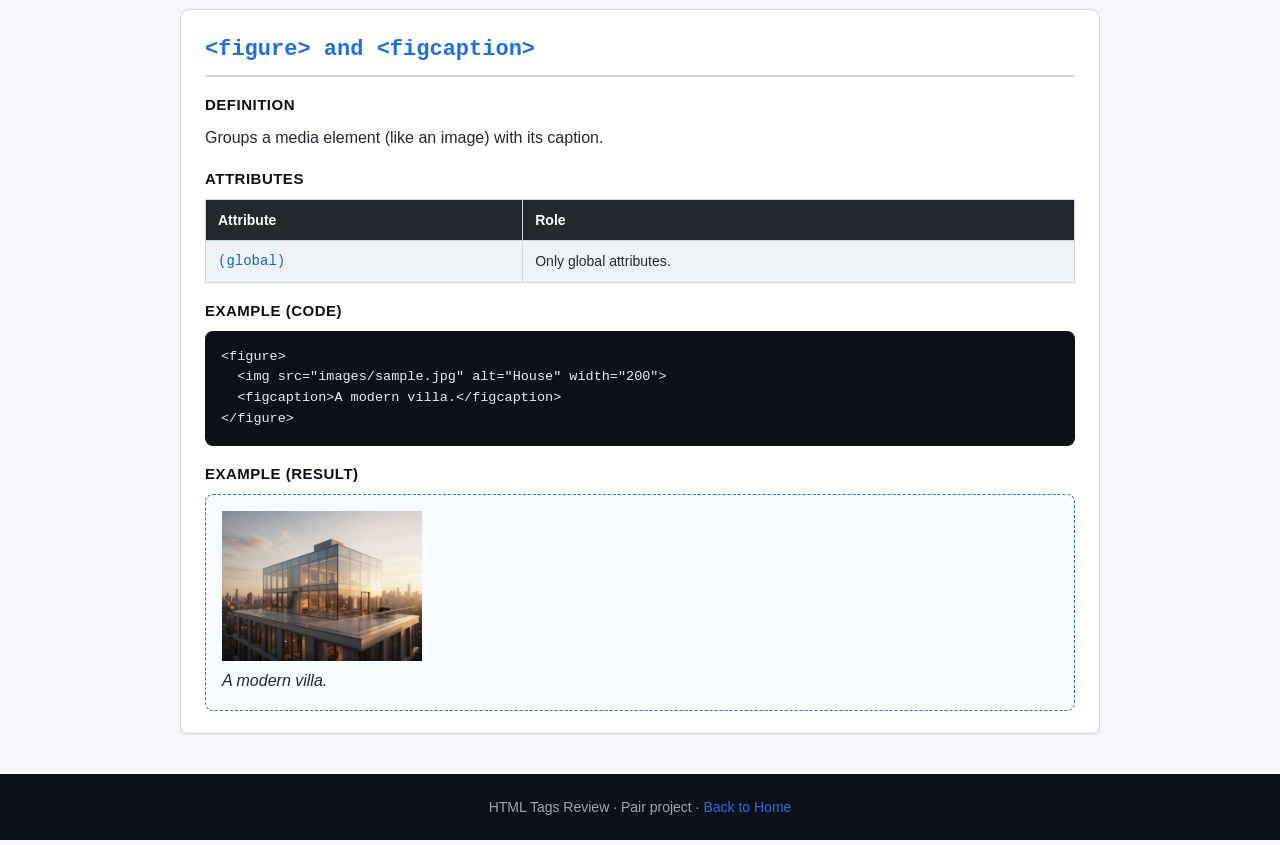
<file: semantic.html>
<!DOCTYPE html>
<html lang="en">
<head>
  <meta charset="UTF-8">
  <meta name="viewport" content="width=device-width, initial-scale=1.0">
  <title>HTML Review — Semantic</title>
  <link rel="stylesheet" href="css/style.css">
</head>
<body>

<header>
  <h1>HTML Tags Review</h1>
  <p>Page 8 — Semantic and layout tags</p>
</header>

<nav>
  <a href="index.html">Home</a>
  <a href="text.html">Text</a>
  <a href="links.html">Links &amp; Images</a>
  <a href="lists.html">Lists</a>
  <a href="tables.html">Tables</a>
  <a href="forms.html">Forms</a>
  <a href="media.html">Multimedia</a>
  <a href="semantic.html" class="active">Semantic</a>
  <a href="metadata.html">Metadata</a>
</nav>

<main>
  <section class="intro">
    <h2>Semantic and layout tags</h2>
    <p>Semantic tags describe the meaning of a page region, which helps accessibility and SEO.</p>
  </section>

  <section class="tag">
    <h3>&lt;header&gt;, &lt;nav&gt;, &lt;footer&gt;</h3>
    <h4>Definition</h4>
    <p><code>&lt;header&gt;</code> is the top area (title/logo), <code>&lt;nav&gt;</code> holds the main
       navigation menu, and <code>&lt;footer&gt;</code> is the bottom area (credits, links).</p>
    <h4>Attributes</h4>
    <table class="attrs">
      <tr><th>Attribute</th><th>Role</th></tr>
      <tr><td>(global)</td><td>Only global attributes; they have meaning, not special attributes.</td></tr>
    </table>
    <h4>Example (code)</h4>
<pre><code>&lt;header&gt;Site title&lt;/header&gt;
&lt;nav&gt;&lt;a href="#"&gt;Home&lt;/a&gt;&lt;/nav&gt;
&lt;footer&gt;© 2026&lt;/footer&gt;</code></pre>
    <h4>Example (result)</h4>
    <div class="result">
      This very page uses a <code>&lt;header&gt;</code>, a <code>&lt;nav&gt;</code> and a <code>&lt;footer&gt;</code>.
    </div>
  </section>

  <section class="tag">
    <h3>&lt;main&gt;, &lt;section&gt;, &lt;article&gt;, &lt;aside&gt;</h3>
    <h4>Definition</h4>
    <p><code>&lt;main&gt;</code> is the primary content, <code>&lt;section&gt;</code> is a thematic group,
       <code>&lt;article&gt;</code> is a self-contained piece, and <code>&lt;aside&gt;</code> is side content.</p>
    <h4>Attributes</h4>
    <table class="attrs">
      <tr><th>Attribute</th><th>Role</th></tr>
      <tr><td>(global)</td><td>Only global attributes.</td></tr>
    </table>
    <h4>Example (code)</h4>
<pre><code>&lt;main&gt;
  &lt;section&gt;
    &lt;article&gt;A blog post&lt;/article&gt;
  &lt;/section&gt;
  &lt;aside&gt;Related links&lt;/aside&gt;
&lt;/main&gt;</code></pre>
    <h4>Example (result)</h4>
    <div class="result">
      <article class="demo-box">
        <strong>A blog post</strong> — this is an <code>&lt;article&gt;</code>.
      </article>
    </div>
  </section>

  <section class="tag">
    <h3>&lt;figure&gt; and &lt;figcaption&gt;</h3>
    <h4>Definition</h4>
    <p>Groups a media element (like an image) with its caption.</p>
    <h4>Attributes</h4>
    <table class="attrs">
      <tr><th>Attribute</th><th>Role</th></tr>
      <tr><td>(global)</td><td>Only global attributes.</td></tr>
    </table>
    <h4>Example (code)</h4>
<pre><code>&lt;figure&gt;
  &lt;img src="images/sample.jpg" alt="House" width="200"&gt;
  &lt;figcaption&gt;A modern villa.&lt;/figcaption&gt;
&lt;/figure&gt;</code></pre>
    <h4>Example (result)</h4>
    <div class="result">
      <figure class="demo-fig">
        <img src="images/sample.jpg" alt="House" width="200">
        <figcaption><em>A modern villa.</em></figcaption>
      </figure>
    </div>
  </section>
</main>

<footer>
  <p>HTML Tags Review &middot; Pair project &middot; <a href="index.html">Back to Home</a></p>
</footer>

</body>
</html>
</file>
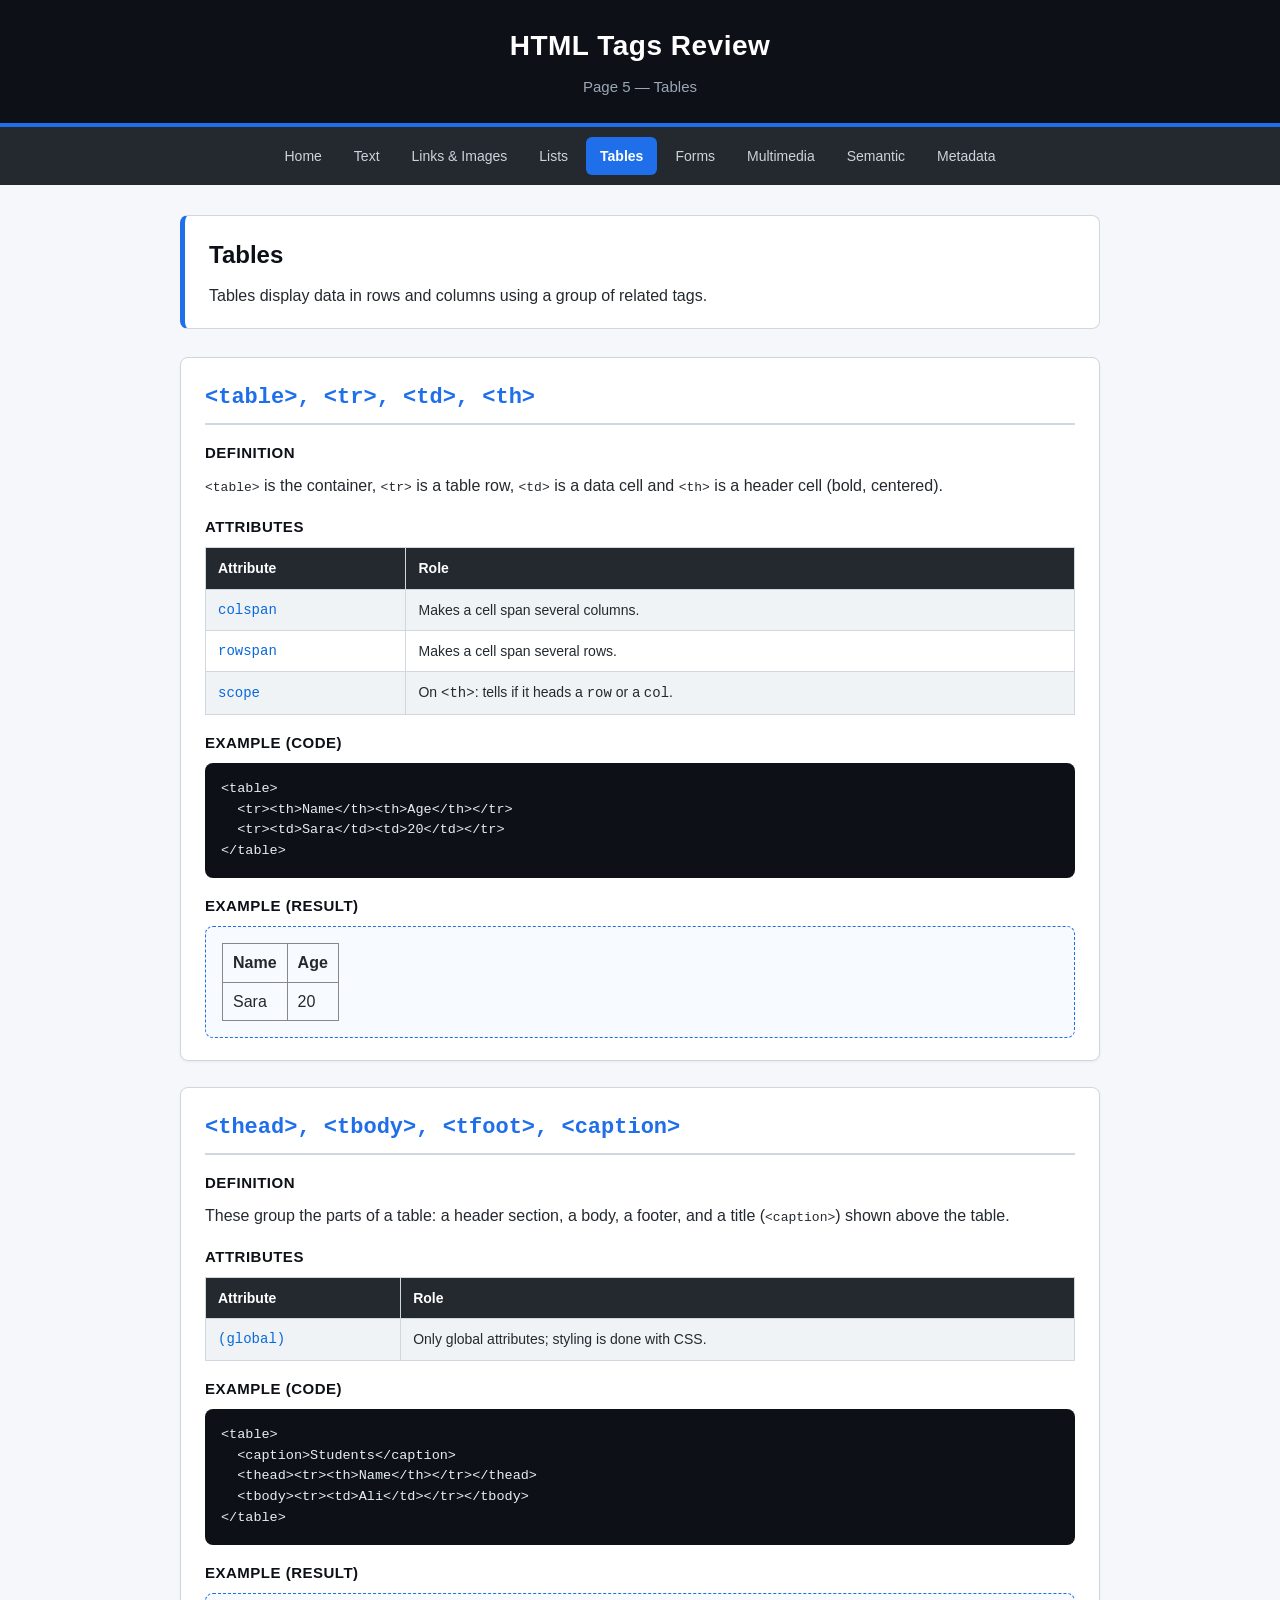
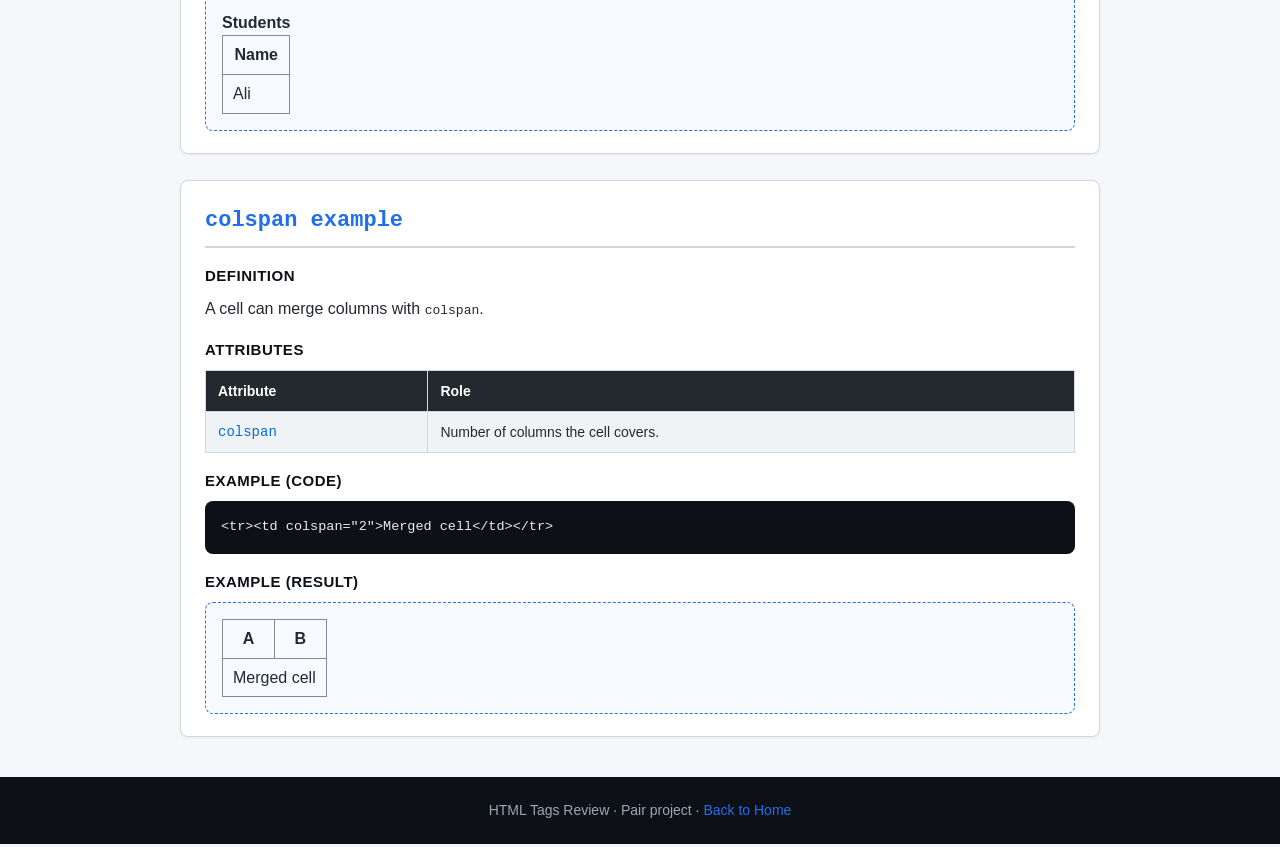
<file: tables.html>
<!DOCTYPE html>
<html lang="en">
<head>
  <meta charset="UTF-8">
  <meta name="viewport" content="width=device-width, initial-scale=1.0">
  <title>HTML Review — Tables</title>
  <link rel="stylesheet" href="css/style.css">
</head>
<body>

<header>
  <h1>HTML Tags Review</h1>
  <p>Page 5 — Tables</p>
</header>

<nav>
  <a href="index.html">Home</a>
  <a href="text.html">Text</a>
  <a href="links.html">Links &amp; Images</a>
  <a href="lists.html">Lists</a>
  <a href="tables.html" class="active">Tables</a>
  <a href="forms.html">Forms</a>
  <a href="media.html">Multimedia</a>
  <a href="semantic.html">Semantic</a>
  <a href="metadata.html">Metadata</a>
</nav>

<main>
  <section class="intro">
    <h2>Tables</h2>
    <p>Tables display data in rows and columns using a group of related tags.</p>
  </section>

  <section class="tag">
    <h3>&lt;table&gt;, &lt;tr&gt;, &lt;td&gt;, &lt;th&gt;</h3>
    <h4>Definition</h4>
    <p><code>&lt;table&gt;</code> is the container, <code>&lt;tr&gt;</code> is a table row,
       <code>&lt;td&gt;</code> is a data cell and <code>&lt;th&gt;</code> is a header cell (bold, centered).</p>
    <h4>Attributes</h4>
    <table class="attrs">
      <tr><th>Attribute</th><th>Role</th></tr>
      <tr><td>colspan</td><td>Makes a cell span several columns.</td></tr>
      <tr><td>rowspan</td><td>Makes a cell span several rows.</td></tr>
      <tr><td>scope</td><td>On <code>&lt;th&gt;</code>: tells if it heads a <code>row</code> or a <code>col</code>.</td></tr>
    </table>
    <h4>Example (code)</h4>
<pre><code>&lt;table&gt;
  &lt;tr&gt;&lt;th&gt;Name&lt;/th&gt;&lt;th&gt;Age&lt;/th&gt;&lt;/tr&gt;
  &lt;tr&gt;&lt;td&gt;Sara&lt;/td&gt;&lt;td&gt;20&lt;/td&gt;&lt;/tr&gt;
&lt;/table&gt;</code></pre>
    <h4>Example (result)</h4>
    <div class="result">
      <table>
        <tr><th>Name</th><th>Age</th></tr>
        <tr><td>Sara</td><td>20</td></tr>
      </table>
    </div>
  </section>

  <section class="tag">
    <h3>&lt;thead&gt;, &lt;tbody&gt;, &lt;tfoot&gt;, &lt;caption&gt;</h3>
    <h4>Definition</h4>
    <p>These group the parts of a table: a header section, a body, a footer, and a title
       (<code>&lt;caption&gt;</code>) shown above the table.</p>
    <h4>Attributes</h4>
    <table class="attrs">
      <tr><th>Attribute</th><th>Role</th></tr>
      <tr><td>(global)</td><td>Only global attributes; styling is done with CSS.</td></tr>
    </table>
    <h4>Example (code)</h4>
<pre><code>&lt;table&gt;
  &lt;caption&gt;Students&lt;/caption&gt;
  &lt;thead&gt;&lt;tr&gt;&lt;th&gt;Name&lt;/th&gt;&lt;/tr&gt;&lt;/thead&gt;
  &lt;tbody&gt;&lt;tr&gt;&lt;td&gt;Ali&lt;/td&gt;&lt;/tr&gt;&lt;/tbody&gt;
&lt;/table&gt;</code></pre>
    <h4>Example (result)</h4>
    <div class="result">
      <table>
        <caption><strong>Students</strong></caption>
        <thead><tr><th>Name</th></tr></thead>
        <tbody><tr><td>Ali</td></tr></tbody>
      </table>
    </div>
  </section>

  <section class="tag">
    <h3>colspan example</h3>
    <h4>Definition</h4>
    <p>A cell can merge columns with <code>colspan</code>.</p>
    <h4>Attributes</h4>
    <table class="attrs">
      <tr><th>Attribute</th><th>Role</th></tr>
      <tr><td>colspan</td><td>Number of columns the cell covers.</td></tr>
    </table>
    <h4>Example (code)</h4>
<pre><code>&lt;tr&gt;&lt;td colspan="2"&gt;Merged cell&lt;/td&gt;&lt;/tr&gt;</code></pre>
    <h4>Example (result)</h4>
    <div class="result">
      <table>
        <tr><th>A</th><th>B</th></tr>
        <tr><td colspan="2">Merged cell</td></tr>
      </table>
    </div>
  </section>
</main>

<footer>
  <p>HTML Tags Review &middot; Pair project &middot; <a href="index.html">Back to Home</a></p>
</footer>

</body>
</html>
</file>
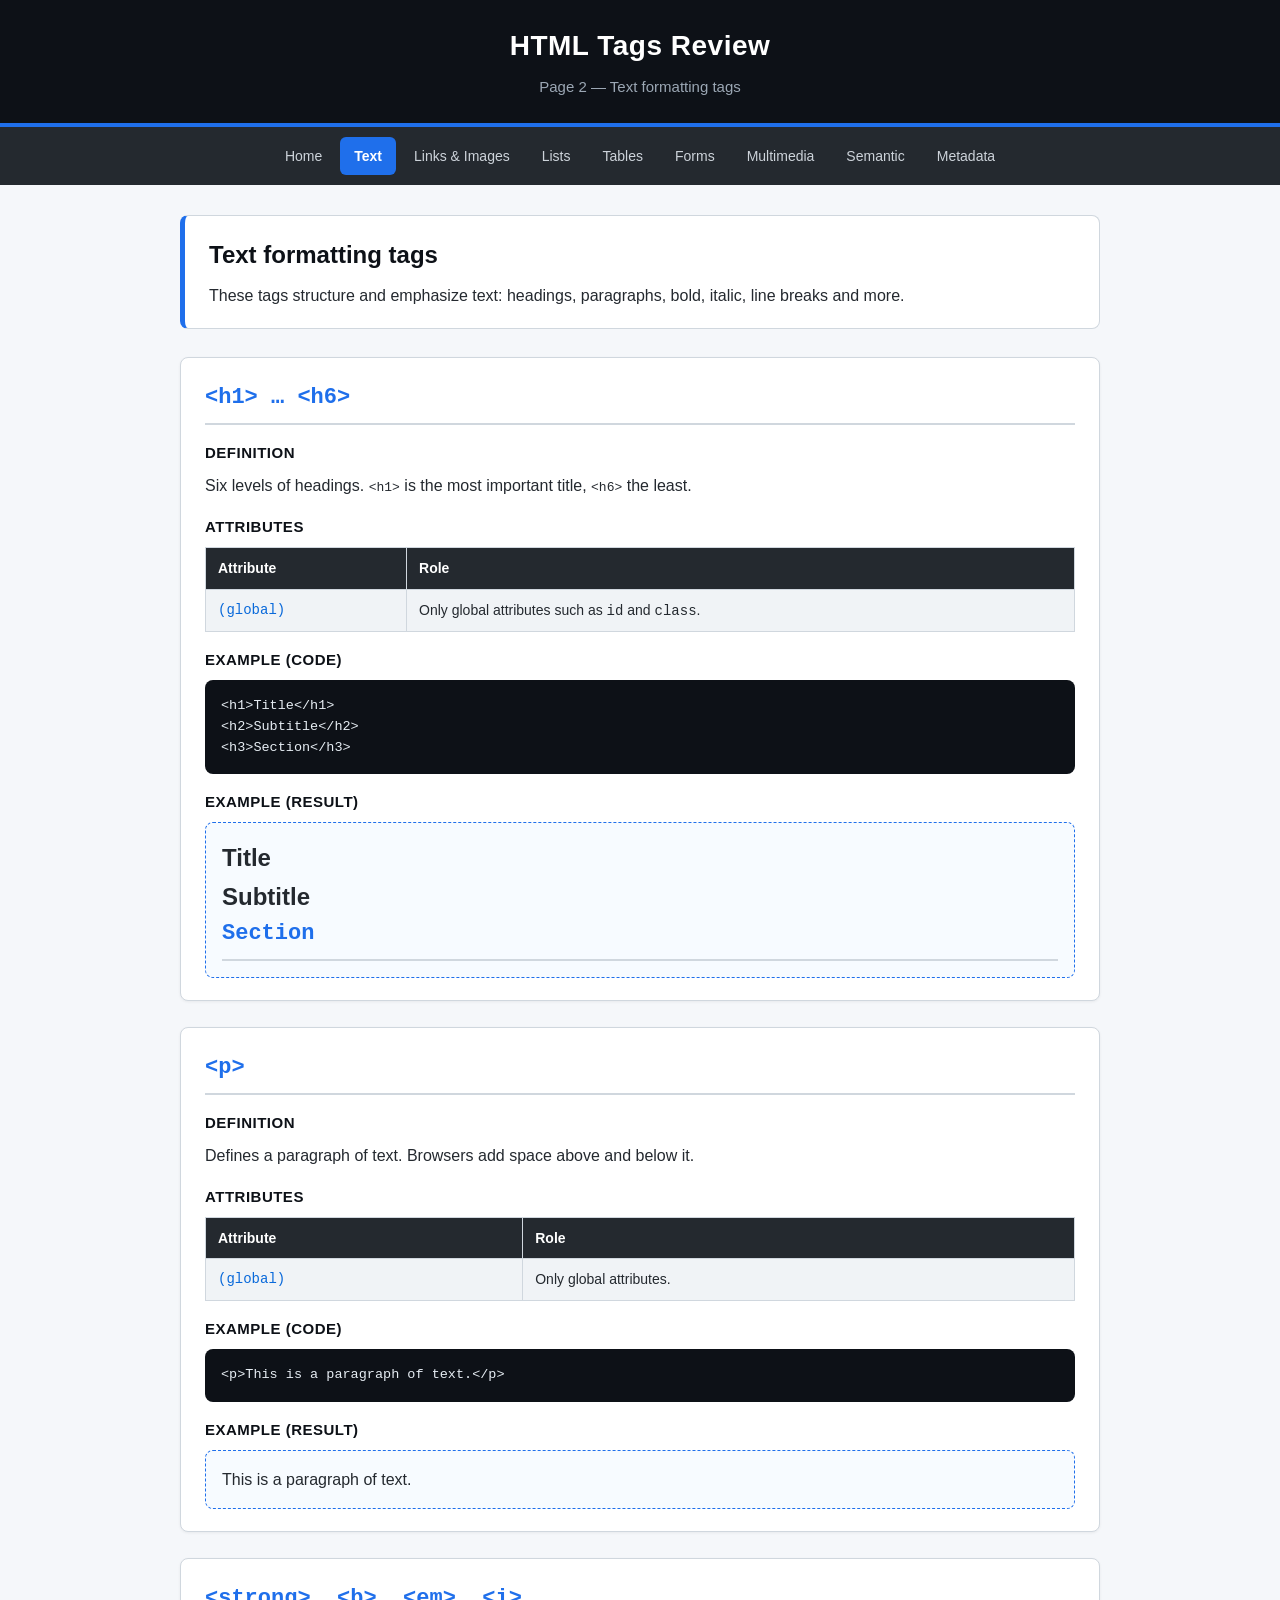
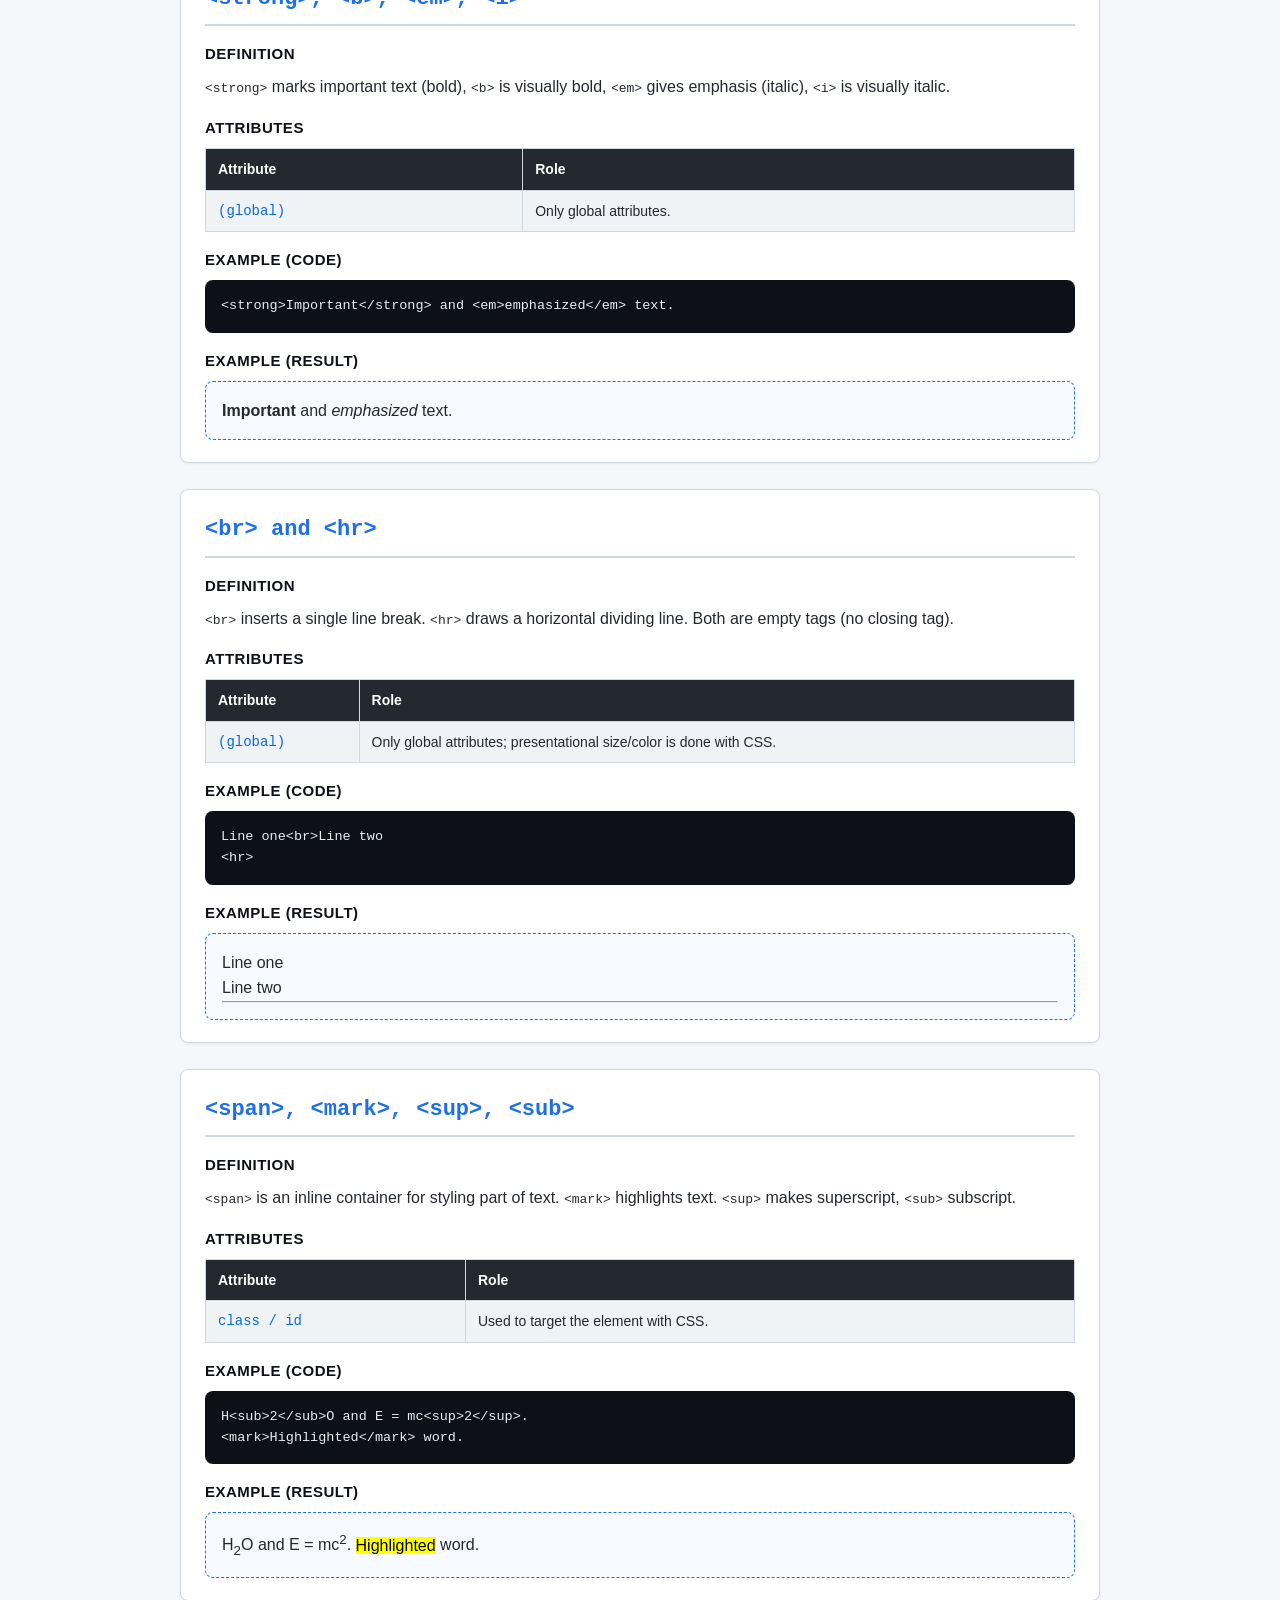
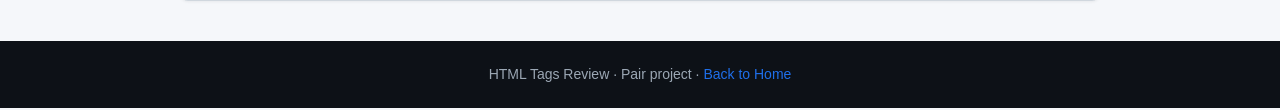
<file: text.html>
<!DOCTYPE html>
<html lang="en">
<head>
  <meta charset="UTF-8">
  <meta name="viewport" content="width=device-width, initial-scale=1.0">
  <title>HTML Review — Text</title>
  <link rel="stylesheet" href="css/style.css">
</head>
<body>

<header>
  <h1>HTML Tags Review</h1>
  <p>Page 2 — Text formatting tags</p>
</header>

<nav>
  <a href="index.html">Home</a>
  <a href="text.html" class="active">Text</a>
  <a href="links.html">Links &amp; Images</a>
  <a href="lists.html">Lists</a>
  <a href="tables.html">Tables</a>
  <a href="forms.html">Forms</a>
  <a href="media.html">Multimedia</a>
  <a href="semantic.html">Semantic</a>
  <a href="metadata.html">Metadata</a>
</nav>

<main>
  <section class="intro">
    <h2>Text formatting tags</h2>
    <p>These tags structure and emphasize text: headings, paragraphs, bold, italic, line breaks and more.</p>
  </section>

  <section class="tag">
    <h3>&lt;h1&gt; … &lt;h6&gt;</h3>
    <h4>Definition</h4>
    <p>Six levels of headings. <code>&lt;h1&gt;</code> is the most important title, <code>&lt;h6&gt;</code> the least.</p>
    <h4>Attributes</h4>
    <table class="attrs">
      <tr><th>Attribute</th><th>Role</th></tr>
      <tr><td>(global)</td><td>Only global attributes such as <code>id</code> and <code>class</code>.</td></tr>
    </table>
    <h4>Example (code)</h4>
<pre><code>&lt;h1&gt;Title&lt;/h1&gt;
&lt;h2&gt;Subtitle&lt;/h2&gt;
&lt;h3&gt;Section&lt;/h3&gt;</code></pre>
    <h4>Example (result)</h4>
    <div class="result">
      <h1>Title</h1>
      <h2>Subtitle</h2>
      <h3>Section</h3>
    </div>
  </section>

  <section class="tag">
    <h3>&lt;p&gt;</h3>
    <h4>Definition</h4>
    <p>Defines a paragraph of text. Browsers add space above and below it.</p>
    <h4>Attributes</h4>
    <table class="attrs">
      <tr><th>Attribute</th><th>Role</th></tr>
      <tr><td>(global)</td><td>Only global attributes.</td></tr>
    </table>
    <h4>Example (code)</h4>
<pre><code>&lt;p&gt;This is a paragraph of text.&lt;/p&gt;</code></pre>
    <h4>Example (result)</h4>
    <div class="result"><p>This is a paragraph of text.</p></div>
  </section>

  <section class="tag">
    <h3>&lt;strong&gt;, &lt;b&gt;, &lt;em&gt;, &lt;i&gt;</h3>
    <h4>Definition</h4>
    <p><code>&lt;strong&gt;</code> marks important text (bold), <code>&lt;b&gt;</code> is visually bold,
       <code>&lt;em&gt;</code> gives emphasis (italic), <code>&lt;i&gt;</code> is visually italic.</p>
    <h4>Attributes</h4>
    <table class="attrs">
      <tr><th>Attribute</th><th>Role</th></tr>
      <tr><td>(global)</td><td>Only global attributes.</td></tr>
    </table>
    <h4>Example (code)</h4>
<pre><code>&lt;strong&gt;Important&lt;/strong&gt; and &lt;em&gt;emphasized&lt;/em&gt; text.</code></pre>
    <h4>Example (result)</h4>
    <div class="result"><strong>Important</strong> and <em>emphasized</em> text.</div>
  </section>

  <section class="tag">
    <h3>&lt;br&gt; and &lt;hr&gt;</h3>
    <h4>Definition</h4>
    <p><code>&lt;br&gt;</code> inserts a single line break. <code>&lt;hr&gt;</code> draws a horizontal
       dividing line. Both are empty tags (no closing tag).</p>
    <h4>Attributes</h4>
    <table class="attrs">
      <tr><th>Attribute</th><th>Role</th></tr>
      <tr><td>(global)</td><td>Only global attributes; presentational size/color is done with CSS.</td></tr>
    </table>
    <h4>Example (code)</h4>
<pre><code>Line one&lt;br&gt;Line two
&lt;hr&gt;</code></pre>
    <h4>Example (result)</h4>
    <div class="result">Line one<br>Line two<hr></div>
  </section>

  <section class="tag">
    <h3>&lt;span&gt;, &lt;mark&gt;, &lt;sup&gt;, &lt;sub&gt;</h3>
    <h4>Definition</h4>
    <p><code>&lt;span&gt;</code> is an inline container for styling part of text.
       <code>&lt;mark&gt;</code> highlights text. <code>&lt;sup&gt;</code> makes superscript,
       <code>&lt;sub&gt;</code> subscript.</p>
    <h4>Attributes</h4>
    <table class="attrs">
      <tr><th>Attribute</th><th>Role</th></tr>
      <tr><td>class / id</td><td>Used to target the element with CSS.</td></tr>
    </table>
    <h4>Example (code)</h4>
<pre><code>H&lt;sub&gt;2&lt;/sub&gt;O and E = mc&lt;sup&gt;2&lt;/sup&gt;.
&lt;mark&gt;Highlighted&lt;/mark&gt; word.</code></pre>
    <h4>Example (result)</h4>
    <div class="result">H<sub>2</sub>O and E = mc<sup>2</sup>. <mark>Highlighted</mark> word.</div>
  </section>
</main>

<footer>
  <p>HTML Tags Review &middot; Pair project &middot; <a href="index.html">Back to Home</a></p>
</footer>

</body>
</html>
</file>
<file: css/style.css>
/* ===== HTML Review — shared stylesheet ===== */
:root{
  --blue:#1f6feb;
  --dark:#0d1117;
  --slate:#24292f;
  --bg:#f5f7fa;
  --card:#ffffff;
  --border:#d0d7de;
  --code-bg:#0d1117;
  --code-txt:#e6edf3;
  --accent:#0969da;
}
*{box-sizing:border-box;margin:0;padding:0}
body{
  font-family:"Segoe UI",Arial,Helvetica,sans-serif;
  background:var(--bg);
  color:var(--slate);
  line-height:1.6;
}

/* ---- Header ---- */
header{
  background:var(--dark);
  color:#fff;
  padding:24px 20px;
  text-align:center;
  border-bottom:4px solid var(--blue);
}
header h1{font-size:28px;letter-spacing:.5px}
header p{color:#9ba7b4;margin-top:6px;font-size:15px}

/* ---- Navigation (Flexbox) ---- */
nav{
  background:var(--slate);
  display:flex;
  flex-wrap:wrap;
  justify-content:center;
  gap:4px;
  padding:10px;
  position:sticky;
  top:0;
  z-index:10;
}
nav a{
  color:#cdd3da;
  text-decoration:none;
  padding:8px 14px;
  border-radius:6px;
  font-size:14px;
  transition:background .2s,color .2s;
}
nav a:hover{background:var(--blue);color:#fff}
nav a.active{background:var(--blue);color:#fff;font-weight:600}

/* ---- Layout ---- */
main{
  max-width:960px;
  margin:30px auto;
  padding:0 20px;
}
.intro{
  background:var(--card);
  border:1px solid var(--border);
  border-left:5px solid var(--blue);
  border-radius:8px;
  padding:20px 24px;
  margin-bottom:28px;
}
.intro h2{color:var(--dark);margin-bottom:8px}

/* ---- Tag card ---- */
.tag{
  background:var(--card);
  border:1px solid var(--border);
  border-radius:8px;
  padding:22px 24px;
  margin-bottom:26px;
  box-shadow:0 1px 3px rgba(0,0,0,.06);
}
.tag h3{
  color:var(--blue);
  font-family:Consolas,"Courier New",monospace;
  font-size:22px;
  margin-bottom:10px;
  border-bottom:2px solid var(--border);
  padding-bottom:8px;
}
.tag h4{
  margin:16px 0 8px;
  color:var(--dark);
  font-size:15px;
  text-transform:uppercase;
  letter-spacing:.5px;
}

/* ---- Attributes table ---- */
table.attrs{
  border-collapse:collapse;
  width:100%;
  margin-top:6px;
}
table.attrs th,table.attrs td{
  border:1px solid var(--border);
  padding:9px 12px;
  text-align:left;
  font-size:14px;
}
table.attrs th{
  background:var(--slate);
  color:#fff;
}
table.attrs td:first-child{
  font-family:Consolas,"Courier New",monospace;
  color:var(--accent);
  white-space:nowrap;
}
table.attrs tr:nth-child(even) td{background:#f0f3f6}

/* ---- Code block ---- */
pre{
  background:var(--code-bg);
  color:var(--code-txt);
  padding:16px;
  border-radius:8px;
  overflow-x:auto;
  margin-top:6px;
}
pre code{
  font-family:Consolas,"Courier New",monospace;
  font-size:13.5px;
  line-height:1.5;
}

/* ---- Live result ---- */
.result{
  border:1px dashed var(--blue);
  background:#f7fbff;
  border-radius:8px;
  padding:16px;
  margin-top:6px;
}

/* ---- Demo tables inside result ---- */
.result table{border-collapse:collapse}
.result table td,.result table th{border:1px solid #888;padding:6px 10px}

/* ---- Demo helpers (keep CSS out of the HTML) ---- */
.result h1,.result h2,.result h3{margin:0}
.demo-box{border:1px solid #bbb;padding:8px;border-radius:6px}
.demo-fig{margin:0}

/* ---- Footer ---- */
footer{
  background:var(--dark);
  color:#9ba7b4;
  text-align:center;
  padding:22px 20px;
  margin-top:40px;
  font-size:14px;
}
footer a{color:var(--blue);text-decoration:none}
footer a:hover{text-decoration:underline}

/* ---- Responsive ---- */
@media(max-width:600px){
  header h1{font-size:22px}
  nav{justify-content:flex-start;overflow-x:auto}
  .tag{padding:18px}
}
</file>
